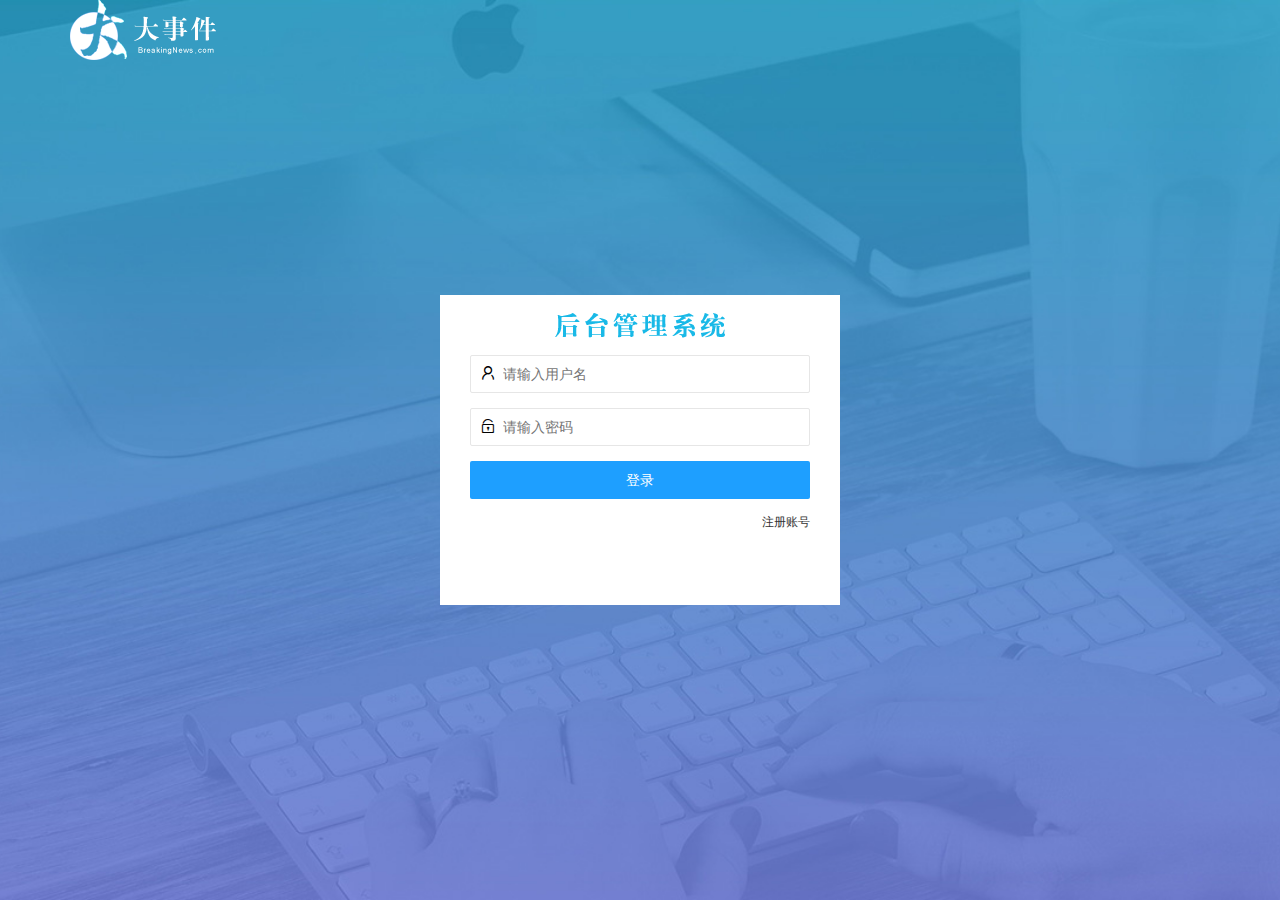
<file: login.html>
<!DOCTYPE html>
<html lang="en">

<head>
    <meta charset="UTF-8">
    <meta http-equiv="X-UA-Compatible" content="IE=edge">
    <meta name="viewport" content="width=device-width, initial-scale=1.0">
    <title>大事件-登录/注册</title>
    <!-- 导入leyui样式文件 -->
    <link rel="stylesheet" href="./assets/lib/layui/css/layui.css">
    <!-- 导入登录页面的样式文件 -->
    <link rel="stylesheet" href="./assets/css/login.css">

</head>

<body>
    <!-- 头部的login区域 -->
    <div class="layui-main">
        <img src="./assets/images/logo.png" alt="">
    </div>

    <!-- 登录注册区域 -->
    <div class="loginAndRegBox">
        <div class="title-box"></div>

        <!-- 登录区域 -->
        <div class="login">
            <!-- 表单区域 -->
            <form class="layui-form" action="" id="form_login">
                <!-- 用户名 -->
                <div class="layui-form-item">
                    <i class="layui-icon layui-icon-username"></i>
                    <input type="text" name="username" required lay-verify="required" placeholder="请输入用户名" autocomplete="off" class="layui-input">
                </div>
                <!-- 密码 -->
                <div class="layui-form-item">
                    <i class="layui-icon layui-icon-password
                    "></i>
                    <input type="password" name="password" required lay-verify="required|pwd" placeholder="请输入密码" autocomplete="off" class="layui-input">
                </div>
                <!-- 登录按钮 -->
                <div class="layui-form-item">
                    <button class="layui-btn layui-btn-fluid layui-btn-normal" lay-submit>登录</button>
                </div>
                <div class="layui-form-item links">
                    <a href="javascript:;" id="link_reg">注册账号</a>
                </div>
            </form>
        </div>

        <!-- 注册区域 -->
        <div class="registry">
            <!-- 表单区域 -->
            <form class="layui-form" action="" id="form_reg">
                <!-- 用户名 -->
                <div class="layui-form-item">
                    <i class="layui-icon layui-icon-username"></i>
                    <input type="text" name="username" required lay-verify="required" placeholder="请输入用户名" autocomplete="off" class="layui-input">
                </div>
                <!-- 密码 -->
                <div class="layui-form-item">
                    <i class="layui-icon layui-icon-password
                    "></i>
                    <input type="password" name="password" required lay-verify="required|pwd" placeholder="请输入密码" autocomplete="off" class="layui-input">
                </div>
                <!-- 确认密码 -->
                <div class="layui-form-item">
                    <i class="layui-icon layui-icon-password
                    "></i>
                    <input type="password" name="repassword" required lay-verify="required|pwd|repwd" placeholder="请确认密码" autocomplete="off" class="layui-input">
                </div>
                <!-- 注册按钮 -->
                <div class="layui-form-item">
                    <button class="layui-btn layui-btn-fluid layui-btn-normal" lay-submit>注册</button>
                </div>
                <div class="layui-form-item links">
                    <a href="javascript:;" id="link_login">去登录</a>
                </div>
            </form>
        </div>
    </div>


    <!-- 导入layui脚本文件 -->
    <script src="./assets/lib/layui/layui.all.js"></script>
    <!-- 导入jQuery脚本 -->
    <script src="./assets/lib/jquery.js"></script>
    <!-- 导入拼接接口地址的js脚本 -->
    <script src="./assets/js/baseapi.js"></script>
    <!-- 导入login页面的js脚本 -->
    <script src="./assets/js/login.js"></script>
</body>

</html>
</file>
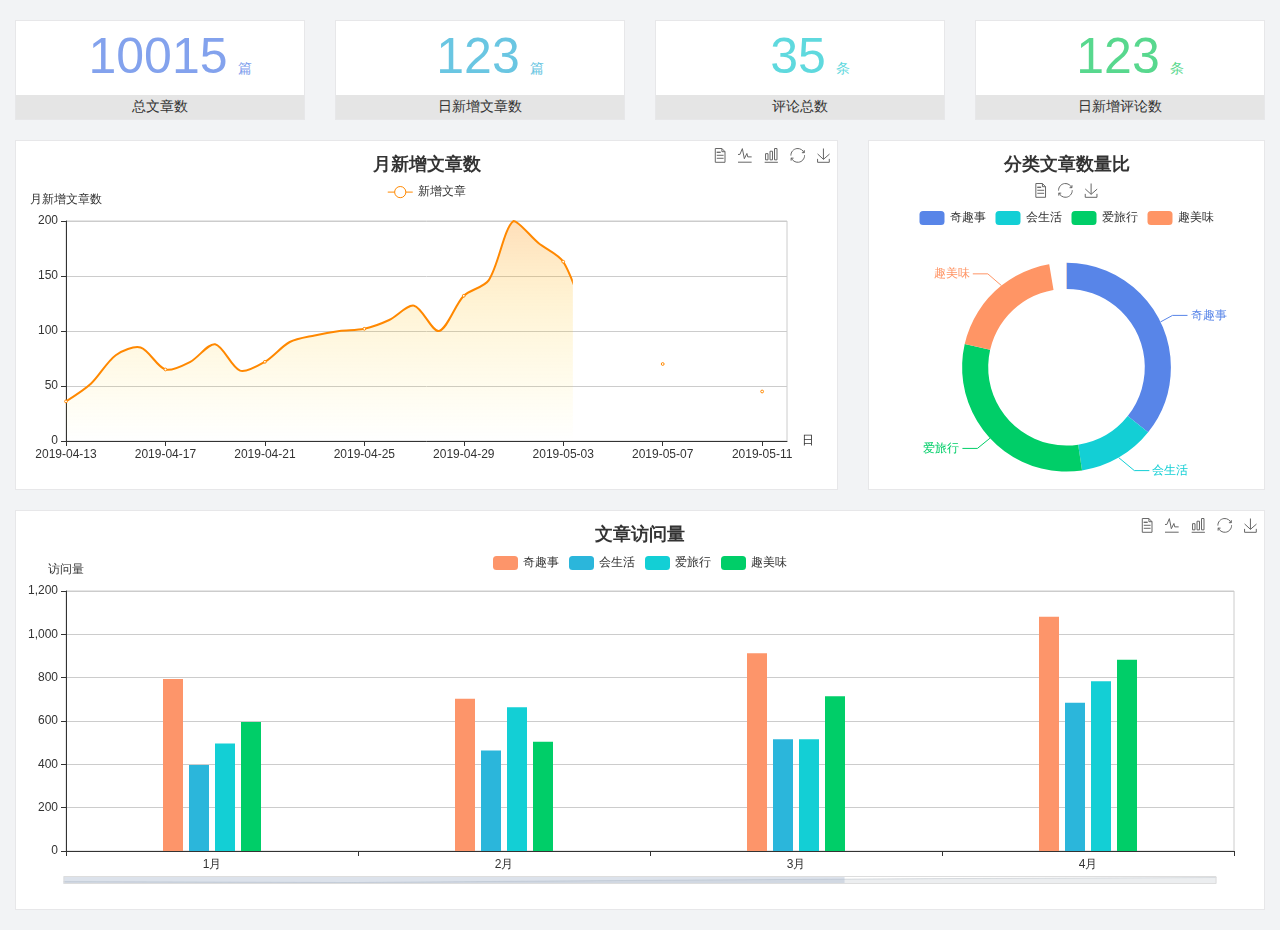
<file: home/dashboard.html>
<!DOCTYPE html>
<html lang="en">

<head>
  <meta charset="UTF-8">
  <meta name="viewport" content="width=device-width, initial-scale=1.0">
  <meta http-equiv="X-UA-Compatible" content="ie=edge">
  <title>图表统计</title>
  <link rel="stylesheet" href="../../assets/lib/bootstrap.css" />
  <link rel="stylesheet" href="../../assets/lib/main.css" />
  <script src="../../assets/lib/jquery.js"></script>
  <script type="text/javascript" src="../../assets/lib/echarts.min.js"></script>
</head>

<body>
  <div class="container-fluid">
    <div class="row spannel_list">
      <div class="col-sm-3 col-xs-6">
        <div class="spannel">
          <em>10015</em><span>篇</span>
          <b>总文章数</b>
        </div>
      </div>
      <div class="col-sm-3 col-xs-6">
        <div class="spannel scolor01">
          <em>123</em><span>篇</span>
          <b>日新增文章数</b>
        </div>
      </div>
      <div class="col-sm-3 col-xs-6">
        <div class="spannel scolor02">
          <em>35</em><span>条</span>
          <b>评论总数</b>
        </div>
      </div>
      <div class="col-sm-3 col-xs-6">
        <div class="spannel scolor03">
          <em>123</em><span>条</span>
          <b>日新增评论数</b>
        </div>
      </div>
    </div>
  </div>

  <div class="container-fluid">
    <div class="row curve-pie">
      <div class="col-lg-8 col-md-8">
        <div class="gragh_pannel" id="curve_show"></div>
      </div>
      <div class="col-lg-4 col-md-4">
        <div class="gragh_pannel" id="pie_show"></div>
      </div>
    </div>
  </div>

  <div class="container-fluid">
    <div class="column_pannel" id="column_show"></div>
  </div>

  <script>
    var oChart = echarts.init(document.getElementById('curve_show'));
    var aList_all = [
      { 'count': 36, 'date': '2019-04-13' },
      { 'count': 52, 'date': '2019-04-14' },
      { 'count': 78, 'date': '2019-04-15' },
      { 'count': 85, 'date': '2019-04-16' },
      { 'count': 65, 'date': '2019-04-17' },
      { 'count': 72, 'date': '2019-04-18' },
      { 'count': 88, 'date': '2019-04-19' },
      { 'count': 64, 'date': '2019-04-20' },
      { 'count': 72, 'date': '2019-04-21' },
      { 'count': 90, 'date': '2019-04-22' },
      { 'count': 96, 'date': '2019-04-23' },
      { 'count': 100, 'date': '2019-04-24' },
      { 'count': 102, 'date': '2019-04-25' },
      { 'count': 110, 'date': '2019-04-26' },
      { 'count': 123, 'date': '2019-04-27' },
      { 'count': 100, 'date': '2019-04-28' },
      { 'count': 132, 'date': '2019-04-29' },
      { 'count': 146, 'date': '2019-04-30' },
      { 'count': 200, 'date': '2019-05-01' },
      { 'count': 180, 'date': '2019-05-02' },
      { 'count': 163, 'date': '2019-05-03' },
      { 'count': 110, 'date': '2019-05-04' },
      { 'count': 80, 'date': '2019-05-05' },
      { 'count': 82, 'date': '2019-05-06' },
      { 'count': 70, 'date': '2019-05-07' },
      { 'count': 65, 'date': '2019-05-08' },
      { 'count': 54, 'date': '2019-05-09' },
      { 'count': 40, 'date': '2019-05-10' },
      { 'count': 45, 'date': '2019-05-11' },
      { 'count': 38, 'date': '2019-05-12' },
    ];

    let aCount = [];
    let aDate = [];

    for (var i = 0; i < aList_all.length; i++) {
      aCount.push(aList_all[i].count);
      aDate.push(aList_all[i].date);
    }

    var chartopt = {
      title: {
        text: '月新增文章数',
        left: 'center',
        top: '10'
      },
      tooltip: {
        trigger: 'axis'
      },
      legend: {
        data: ['新增文章'],
        top: '40'
      },
      toolbox: {
        show: true,
        feature: {
          mark: { show: true },
          dataView: { show: true, readOnly: false },
          magicType: { show: true, type: ['line', 'bar'] },
          restore: { show: true },
          saveAsImage: { show: true }
        }
      },
      calculable: true,
      xAxis: [
        {
          name: '日',
          type: 'category',
          boundaryGap: false,
          data: aDate
        }
      ],
      yAxis: [
        {
          name: '月新增文章数',
          type: 'value'
        }
      ],
      series: [
        {
          name: '新增文章',
          type: 'line',
          smooth: true,
          itemStyle: { normal: { areaStyle: { type: 'default' }, color: '#f80' }, lineStyle: { color: '#f80' } },
          data: aCount
        }],
      areaStyle: {
        normal: {
          color: new echarts.graphic.LinearGradient(0, 0, 0, 1, [{
            offset: 0,
            color: 'rgba(255,136,0,0.39)'
          }, {
            offset: .34,
            color: 'rgba(255,180,0,0.25)'
          }, {
            offset: 1,
            color: 'rgba(255,222,0,0.00)'
          }])

        }
      },
      grid: {
        show: true,
        x: 50,
        x2: 50,
        y: 80,
        height: 220
      }
    };

    oChart.setOption(chartopt);


    var oPie = echarts.init(document.getElementById('pie_show'));
    var oPieopt =
    {
      title: {
        top: 10,
        text: '分类文章数量比',
        x: 'center'
      },
      tooltip: {
        trigger: 'item',
        formatter: "{a} <br/>{b} : {c} ({d}%)"
      },
      color: ['#5885e8', '#13cfd5', '#00ce68', '#ff9565'],
      legend: {
        x: 'center',
        top: 65,
        data: ['奇趣事', '会生活', '爱旅行', '趣美味']
      },
      toolbox: {
        show: true,
        x: 'center',
        top: 35,
        feature: {
          mark: { show: true },
          dataView: { show: true, readOnly: false },
          magicType: {
            show: true,
            type: ['pie', 'funnel'],
            option: {
              funnel: {
                x: '25%',
                width: '50%',
                funnelAlign: 'left',
                max: 1548
              }
            }
          },
          restore: { show: true },
          saveAsImage: { show: true }
        }
      },
      calculable: true,
      series: [
        {
          name: '访问来源',
          type: 'pie',
          radius: ['45%', '60%'],
          center: ['50%', '65%'],
          data: [
            { value: 300, name: '奇趣事' },
            { value: 100, name: '会生活' },
            { value: 260, name: '爱旅行' },
            { value: 180, name: '趣美味' }
          ]
        }
      ]
    };
    oPie.setOption(oPieopt);



    var oColumn = this.echarts.init(document.getElementById('column_show'));
    var oColumnopt =
    {
      title: {
        text: '文章访问量',
        left: 'center',
        top: '10'
      },
      tooltip: {
        trigger: 'axis'
      },
      legend: {
        data: ['奇趣事', '会生活', '爱旅行', '趣美味'],
        top: '40'
      },
      toolbox: {
        show: true,
        feature: {
          mark: { show: true },
          dataView: { show: true, readOnly: false },
          magicType: { show: true, type: ['line', 'bar'] },
          restore: { show: true },
          saveAsImage: { show: true }
        }
      },
      calculable: true,
      xAxis: [
        {
          type: 'category',
          data: ['1月', '2月', '3月', '4月', '5月']
        }
      ],
      yAxis: [
        {
          name: '访问量',
          type: 'value'
        }
      ],
      series: [
        {
          name: '奇趣事',
          type: 'bar',
          barWidth: 20,
          itemStyle: {
            normal: { areaStyle: { type: 'default' }, color: '#fd956a' }
          },
          data: [800, 708, 920, 1090, 1200]
        },
        {
          name: '会生活',
          type: 'bar',
          barWidth: 20,
          itemStyle: {
            normal: { areaStyle: { type: 'default' }, color: '#2bb6db' }
          },
          data: [400, 468, 520, 690, 800]
        },
        {
          name: '爱旅行',
          type: 'bar',
          barWidth: 20,
          itemStyle: {
            normal: { areaStyle: { type: 'default' }, color: '#13cfd5' }
          },
          data: [500, 668, 520, 790, 900]
        },
        {
          name: '趣美味',
          type: 'bar',
          barWidth: 20,
          itemStyle: {
            normal: { areaStyle: { type: 'default' }, color: '#00ce68' }
          },
          data: [600, 508, 720, 890, 1000]
        }
      ],
      grid: {
        show: true,
        x: 50,
        x2: 30,
        y: 80,
        height: 260
      },
      dataZoom: [//给x轴设置滚动条
        {
          start: 0,//默认为0
          end: 100 - 1000 / 31,//默认为100
          type: 'slider',
          show: true,
          xAxisIndex: [0],
          handleSize: 0,//滑动条的 左右2个滑动条的大小
          height: 8,//组件高度
          left: 45, //左边的距离
          right: 50,//右边的距离
          bottom: 26,//右边的距离
          handleColor: '#ddd',//h滑动图标的颜色
          handleStyle: {
            borderColor: "#cacaca",
            borderWidth: "1",
            shadowBlur: 2,
            background: "#ddd",
            shadowColor: "#ddd",
          }
        }]
    };
    oColumn.setOption(oColumnopt);
  </script>
</body>

</html>
</file>
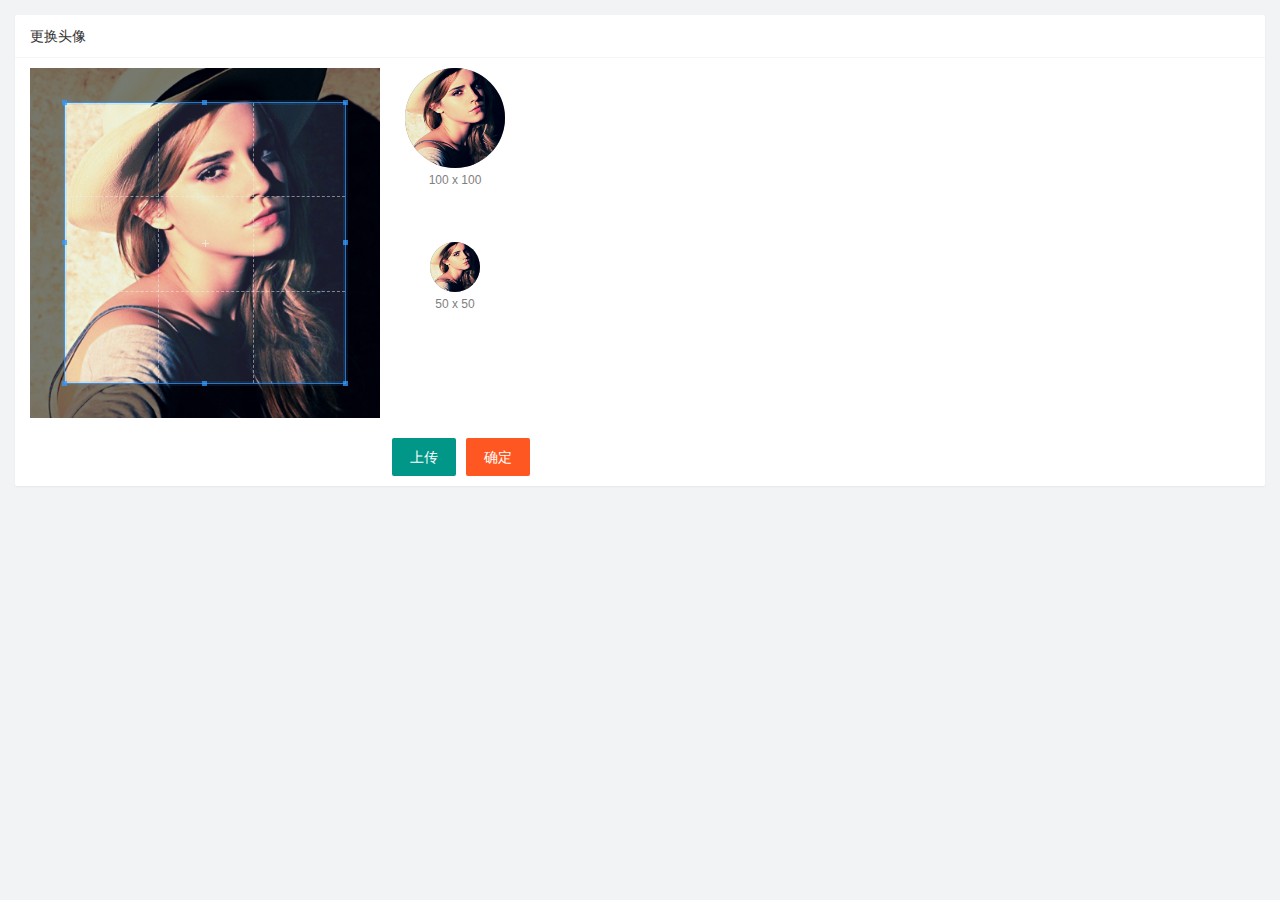
<file: user/user_avatar.html>
<!DOCTYPE html>
<html lang="en">
  <head>
    <meta charset="UTF-8" />
    <meta http-equiv="X-UA-Compatible" content="IE=edge" />
    <meta name="viewport" content="width=device-width, initial-scale=1.0" />
    <title>Document</title>
    <link rel="stylesheet" href="../assets/lib/layui/css/layui.css" />
    <link rel="stylesheet" href="../assets/lib/cropper/cropper.css" />
    <link rel="stylesheet" href="../assets/css/user/user_avatar.css" />
  </head>
  <body>
    <div class="layui-card">
      <div class="layui-card-header">更换头像</div>
      <div class="layui-card-body">
        <!-- 第一行的图片裁剪和预览区域 -->
        <div class="row1">
          <!-- 图片裁剪区域 -->
          <div class="cropper-box">
            <!-- 这个 img 标签很重要，将来会把它初始化为裁剪区域 -->
            <img id="image" src="/assets/images/sample.jpg" />
          </div>
          <!-- 图片的预览区域 -->
          <div class="preview-box">
            <div>
              <!-- 宽高为 100px 的预览区域 -->
              <div class="img-preview w100"></div>
              <p class="size">100 x 100</p>
            </div>
            <div>
              <!-- 宽高为 50px 的预览区域 -->
              <div class="img-preview w50"></div>
              <p class="size">50 x 50</p>
            </div>
          </div>
        </div>
        <!-- 第二行的按钮区域 -->
        <div class="row2">
          <!-- 通过accept属性，可以控制选择文件的类型 -->
          <input type="file" id="file" accept="image/png,image/jpeg" />
          <button type="button" class="layui-btn" id="btnChooseImage">
            上传
          </button>
          <button
            type="button"
            class="layui-btn layui-btn-danger"
            id="btnUpload"
          >
            确定
          </button>
        </div>
      </div>
    </div>

    <script src="../assets/lib/layui/layui.all.js"></script>
    <script src="../assets/lib/jquery.js"></script>
    <script src="../assets/js/baseapi.js"></script>
    <script src="../assets/lib/cropper/Cropper.js"></script>
    <script src="../assets/lib/cropper/jquery-cropper.js"></script>
    <script src="../assets/js/user/user_avatar.js"></script>
  </body>
</html>
</file>
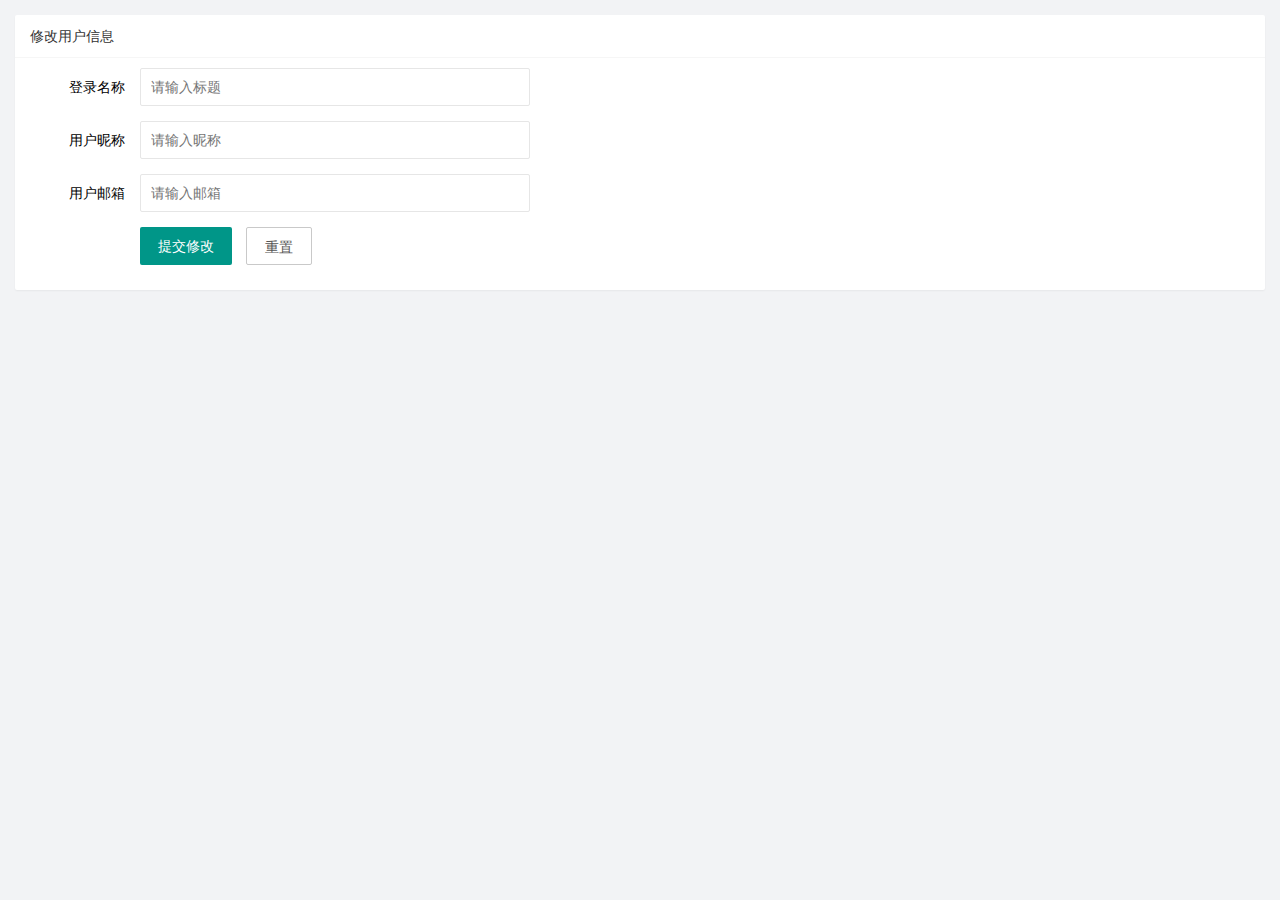
<file: user/user_info.html>
<!DOCTYPE html>
<html lang="en">
<head>
    <meta charset="UTF-8">
    <meta http-equiv="X-UA-Compatible" content="IE=edge">
    <meta name="viewport" content="width=device-width, initial-scale=1.0">
    <title>Document</title>
    <!-- 导入layui的样式文件 -->
    <link rel="stylesheet" href="../assets/lib/layui/css/layui.css">
    <!-- 导入该页面样式 -->
    <link rel="stylesheet" href="../assets/css/user/user_info.css">
</head>
<body>
    <!-- 卡片面板区域 -->
    <div class="layui-card">
        <!-- 隐藏域，在页面中不可见，用来存储id值 -->
        <input type="hidden" name="id" />
        <div class="layui-card-header">修改用户信息</div>
        <div class="layui-card-body">
          <!-- 表单区域 -->
          <form class="layui-form" lay-filter="formUserInfo">
            <div class="layui-form-item">
              <label class="layui-form-label">登录名称</label>
              <div class="layui-input-block">
                <input type="text" name="username" required  lay-verify="required" placeholder="请输入标题" autocomplete="off" class="layui-input" readonly>
              </div>
            </div>
            <div class="layui-form-item">
                <label class="layui-form-label">用户昵称</label>
                <div class="layui-input-block">
                  <input type="text" name="nickname" required  lay-verify="required|nickname" placeholder="请输入昵称" autocomplete="off" class="layui-input">
                </div>
            </div>
            <div class="layui-form-item">
                <label class="layui-form-label">用户邮箱</label>
                <div class="layui-input-block">
                  <input type="text" name="email" required  lay-verify="required|email" placeholder="请输入邮箱" autocomplete="off" class="layui-input">
                </div>
            </div>
            <div class="layui-form-item">
                <div class="layui-input-block">
                  <button class="layui-btn" lay-submit lay-filter="formDemo">提交修改</button>
                  <button type="reset" class="layui-btn layui-btn-primary" id="btnReset">重置</button>
                </div>
            </div>
          </form>
        </div>
      </div>

      <!-- 导入layui的 js -->
      <script src="../assets/lib/layui/layui.all.js"></script>
      <!-- 导入 jquery -->
      <script src="../assets/lib/jquery.js"></script>
      <!-- 导入baseapi的 js -->
      <script src="../assets/js/baseapi.js"></script>
      <!-- 导入页面自己的 js -->
      <script src="../assets/js/user/user_info.js"></script>
</body>
</html>
</file>
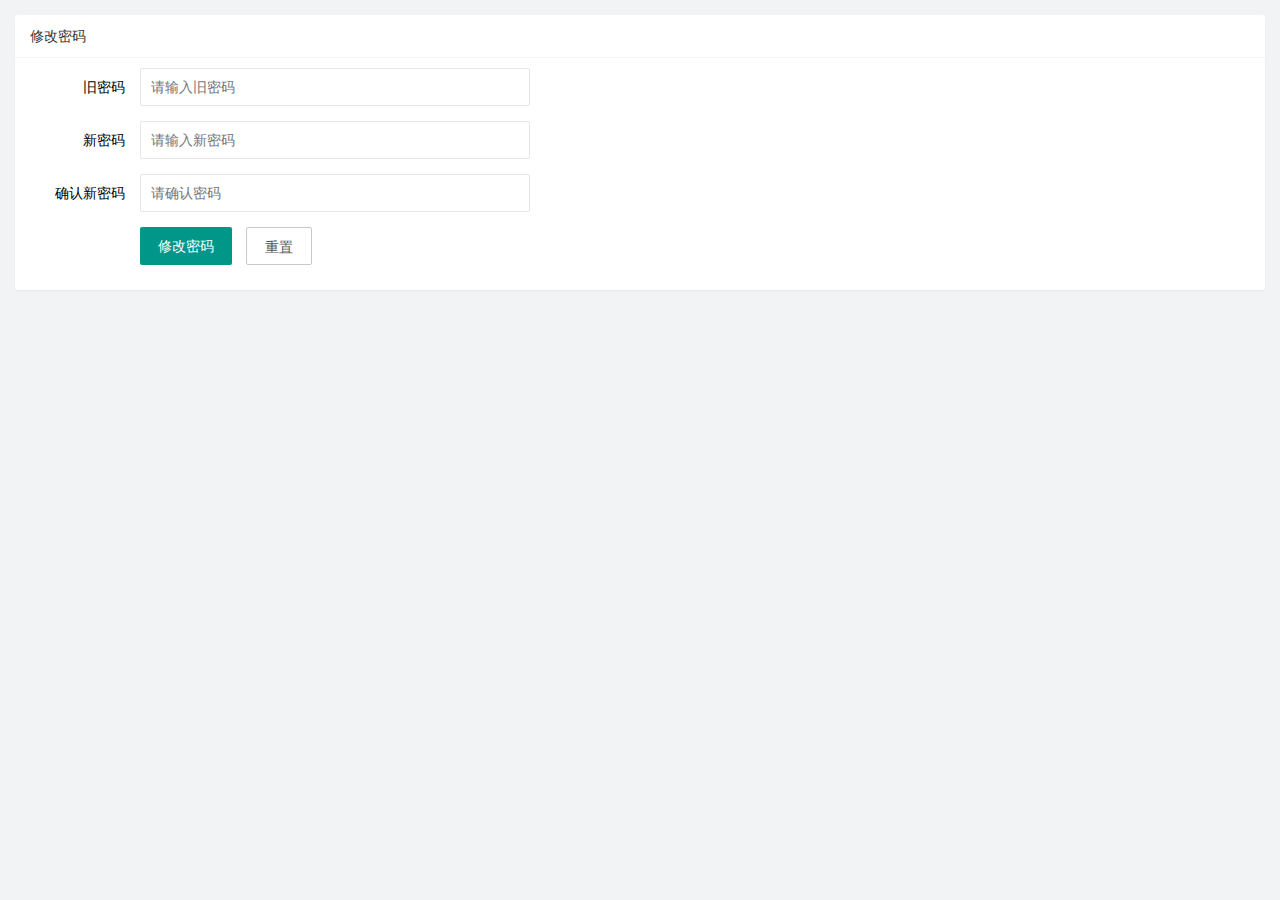
<file: user/user_pwd.html>
<!DOCTYPE html>
<html lang="en">
<head>
    <meta charset="UTF-8">
    <meta http-equiv="X-UA-Compatible" content="IE=edge">
    <meta name="viewport" content="width=device-width, initial-scale=1.0">
    <title>Document</title>
    <link rel="stylesheet" href="../assets/lib/layui/css/layui.css">
    <link rel="stylesheet" href="../assets/css/user/user_pwd.css">
</head>
<body>
    <!-- 卡片视图区域 -->
    <div class="layui-card">
        <div class="layui-card-header">修改密码</div>
        <div class="layui-card-body">
          <!-- 表单区域 -->
          <form class="layui-form" lay-filter="formUserInfo">
            <div class="layui-form-item">
              <label class="layui-form-label">旧密码</label>
              <div class="layui-input-block">
                <input type="password" name="oldPwd" required  lay-verify="required|pwd" placeholder="请输入旧密码" autocomplete="off" class="layui-input" >
              </div>
            </div>
            <div class="layui-form-item">
                <label class="layui-form-label">新密码</label>
                <div class="layui-input-block">
                  <input type="password" name="newPwd" required  lay-verify="required|pwd|newPwd" placeholder="请输入新密码" autocomplete="off" class="layui-input">
                </div>
            </div>
            <div class="layui-form-item">
                <label class="layui-form-label">确认新密码</label>
                <div class="layui-input-block">
                  <input type="password" name="rePwd" required  lay-verify="required|pwd|rePwd" placeholder="请确认密码" autocomplete="off" class="layui-input">
                </div>
            </div>
            <div class="layui-form-item">
                <div class="layui-input-block">
                  <button class="layui-btn" lay-submit lay-filter="formDemo">修改密码</button>
                  <button type="reset" class="layui-btn layui-btn-primary" id="btnReset">重置</button>
                </div>
            </div>
          </form>
        </div>
      </div>

      <!-- 导入layui的 js -->
      <script src="../assets/lib/layui/layui.all.js"></script>
      <!-- 导入jQuery -->
      <script src="../assets/lib/jquery.js"></script>
      <!-- 导入 baseapi 的js -->
      <script src="../assets/js/baseapi.js"></script>
      <!-- 导入自己的js -->
      <script src="../assets/js/user/user_pwd.js"></script>
</body>
</html>
</file>
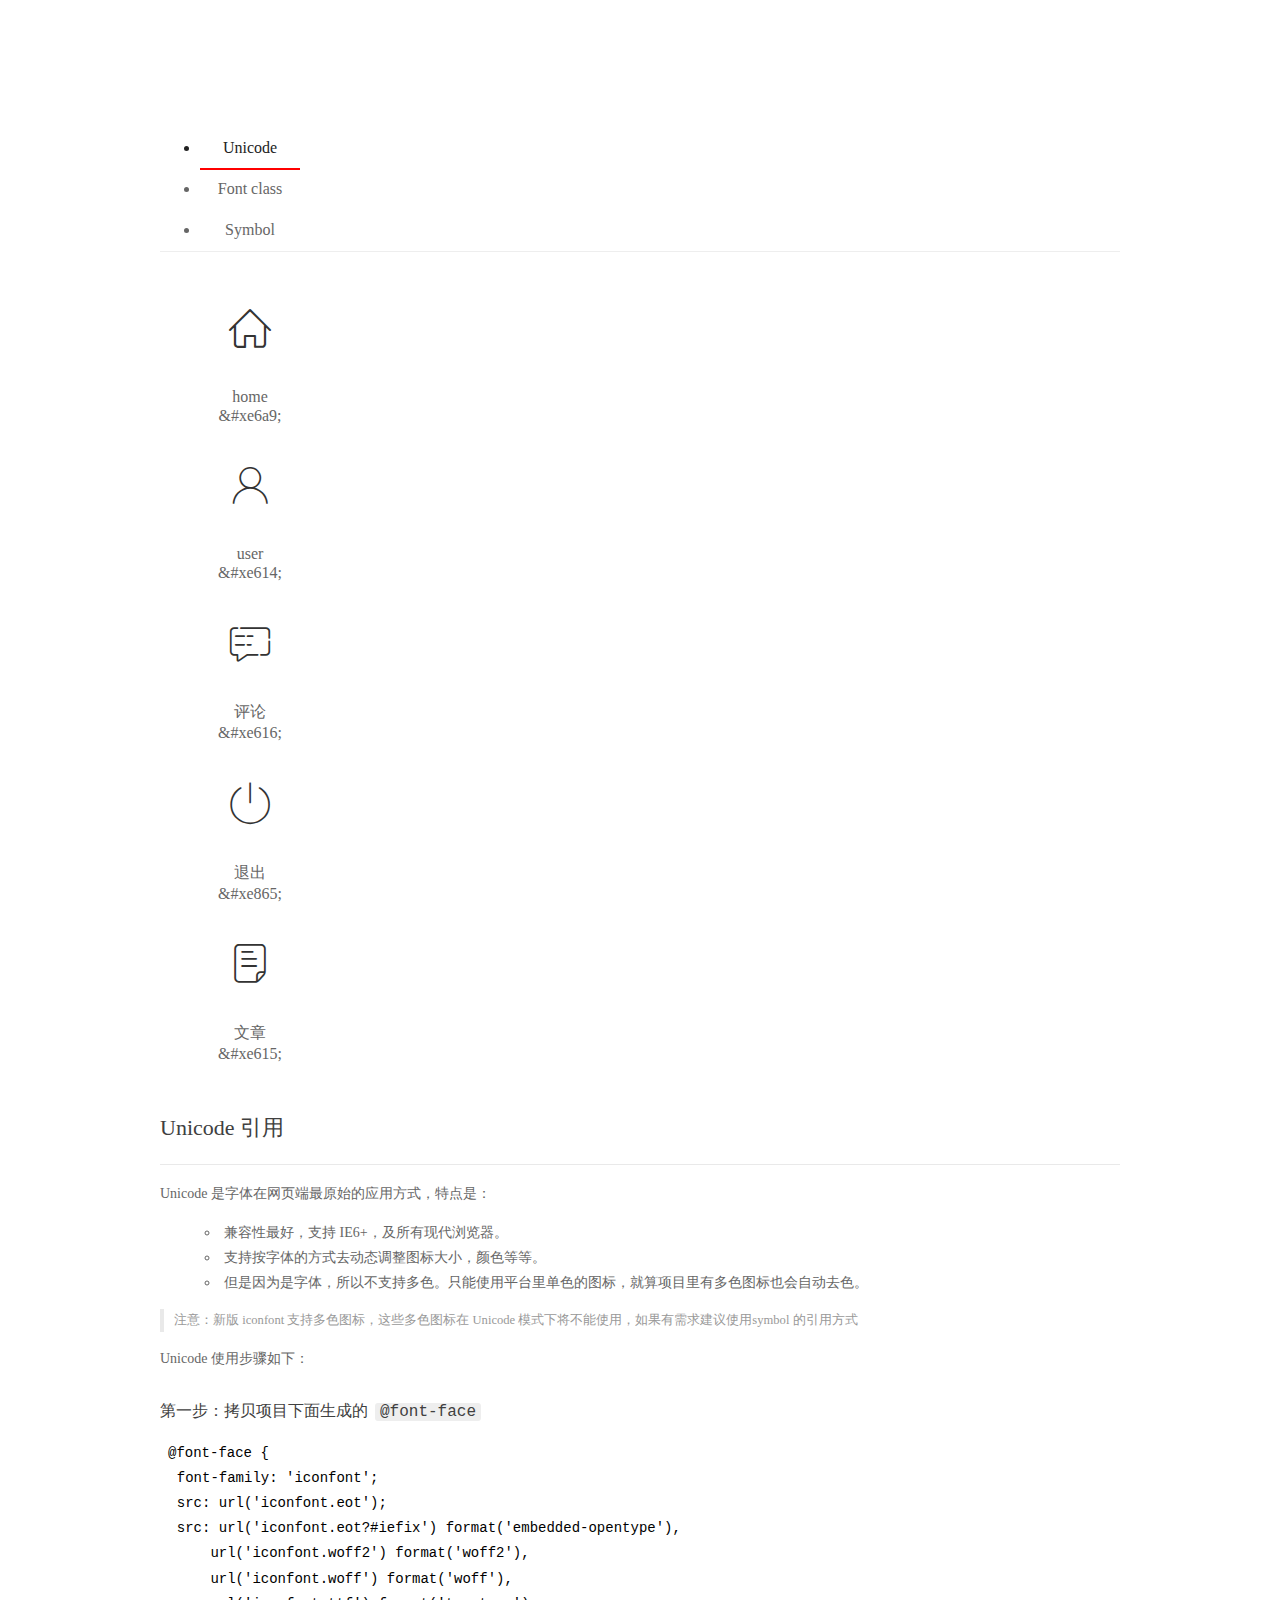
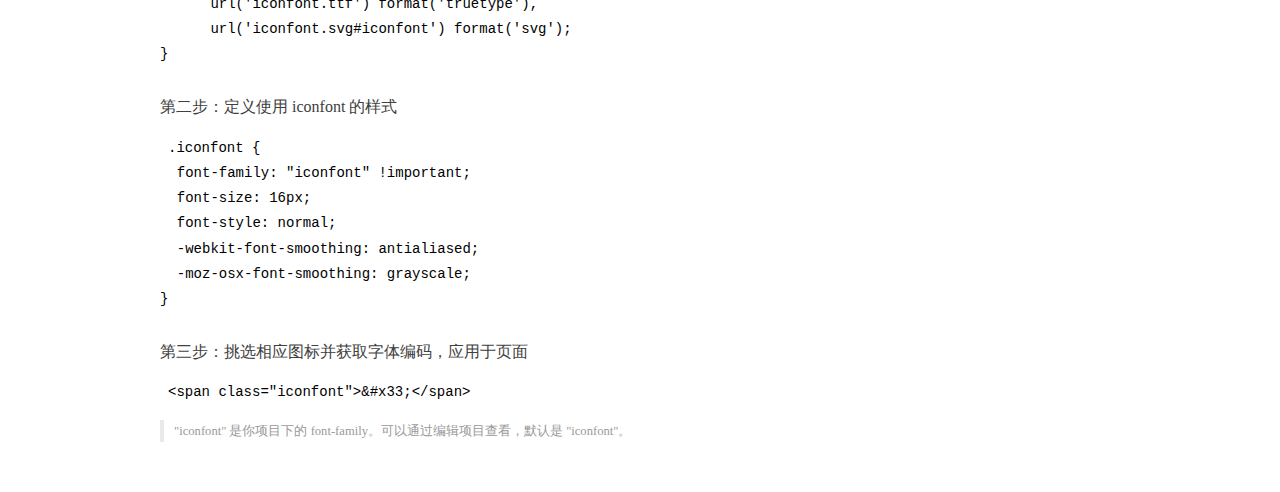
<file: assets/fonts/demo_index.html>
<!DOCTYPE html>
<html>
<head>
  <meta charset="utf-8"/>
  <title>IconFont Demo</title>
  <link rel="shortcut icon" href="https://gtms04.alicdn.com/tps/i4/TB1_oz6GVXXXXaFXpXXJDFnIXXX-64-64.ico" type="image/x-icon"/>
  <link rel="stylesheet" href="https://g.alicdn.com/thx/cube/1.3.2/cube.min.css">
  <link rel="stylesheet" href="demo.css">
  <link rel="stylesheet" href="iconfont.css">
  <script src="iconfont.js"></script>
  <!-- jQuery -->
  <script src="https://a1.alicdn.com/oss/uploads/2018/12/26/7bfddb60-08e8-11e9-9b04-53e73bb6408b.js"></script>
  <!-- 代码高亮 -->
  <script src="https://a1.alicdn.com/oss/uploads/2018/12/26/a3f714d0-08e6-11e9-8a15-ebf944d7534c.js"></script>
</head>
<body>
  <div class="main">
    <h1 class="logo"><a href="https://www.iconfont.cn/" title="iconfont 首页" target="_blank">&#xe86b;</a></h1>
    <div class="nav-tabs">
      <ul id="tabs" class="dib-box">
        <li class="dib active"><span>Unicode</span></li>
        <li class="dib"><span>Font class</span></li>
        <li class="dib"><span>Symbol</span></li>
      </ul>
      
    </div>
    <div class="tab-container">
      <div class="content unicode" style="display: block;">
          <ul class="icon_lists dib-box">
          
            <li class="dib">
              <span class="icon iconfont">&#xe6a9;</span>
                <div class="name">home</div>
                <div class="code-name">&amp;#xe6a9;</div>
              </li>
          
            <li class="dib">
              <span class="icon iconfont">&#xe614;</span>
                <div class="name">user</div>
                <div class="code-name">&amp;#xe614;</div>
              </li>
          
            <li class="dib">
              <span class="icon iconfont">&#xe616;</span>
                <div class="name">评论</div>
                <div class="code-name">&amp;#xe616;</div>
              </li>
          
            <li class="dib">
              <span class="icon iconfont">&#xe865;</span>
                <div class="name">退出</div>
                <div class="code-name">&amp;#xe865;</div>
              </li>
          
            <li class="dib">
              <span class="icon iconfont">&#xe615;</span>
                <div class="name">文章</div>
                <div class="code-name">&amp;#xe615;</div>
              </li>
          
          </ul>
          <div class="article markdown">
          <h2 id="unicode-">Unicode 引用</h2>
          <hr>

          <p>Unicode 是字体在网页端最原始的应用方式，特点是：</p>
          <ul>
            <li>兼容性最好，支持 IE6+，及所有现代浏览器。</li>
            <li>支持按字体的方式去动态调整图标大小，颜色等等。</li>
            <li>但是因为是字体，所以不支持多色。只能使用平台里单色的图标，就算项目里有多色图标也会自动去色。</li>
          </ul>
          <blockquote>
            <p>注意：新版 iconfont 支持多色图标，这些多色图标在 Unicode 模式下将不能使用，如果有需求建议使用symbol 的引用方式</p>
          </blockquote>
          <p>Unicode 使用步骤如下：</p>
          <h3 id="-font-face">第一步：拷贝项目下面生成的 <code>@font-face</code></h3>
<pre><code class="language-css"
>@font-face {
  font-family: 'iconfont';
  src: url('iconfont.eot');
  src: url('iconfont.eot?#iefix') format('embedded-opentype'),
      url('iconfont.woff2') format('woff2'),
      url('iconfont.woff') format('woff'),
      url('iconfont.ttf') format('truetype'),
      url('iconfont.svg#iconfont') format('svg');
}
</code></pre>
          <h3 id="-iconfont-">第二步：定义使用 iconfont 的样式</h3>
<pre><code class="language-css"
>.iconfont {
  font-family: "iconfont" !important;
  font-size: 16px;
  font-style: normal;
  -webkit-font-smoothing: antialiased;
  -moz-osx-font-smoothing: grayscale;
}
</code></pre>
          <h3 id="-">第三步：挑选相应图标并获取字体编码，应用于页面</h3>
<pre>
<code class="language-html"
>&lt;span class="iconfont"&gt;&amp;#x33;&lt;/span&gt;
</code></pre>
          <blockquote>
            <p>"iconfont" 是你项目下的 font-family。可以通过编辑项目查看，默认是 "iconfont"。</p>
          </blockquote>
          </div>
      </div>
      <div class="content font-class">
        <ul class="icon_lists dib-box">
          
          <li class="dib">
            <span class="icon iconfont icon-home"></span>
            <div class="name">
              home
            </div>
            <div class="code-name">.icon-home
            </div>
          </li>
          
          <li class="dib">
            <span class="icon iconfont icon-user"></span>
            <div class="name">
              user
            </div>
            <div class="code-name">.icon-user
            </div>
          </li>
          
          <li class="dib">
            <span class="icon iconfont icon-pinglun"></span>
            <div class="name">
              评论
            </div>
            <div class="code-name">.icon-pinglun
            </div>
          </li>
          
          <li class="dib">
            <span class="icon iconfont icon-tuichu"></span>
            <div class="name">
              退出
            </div>
            <div class="code-name">.icon-tuichu
            </div>
          </li>
          
          <li class="dib">
            <span class="icon iconfont icon-16"></span>
            <div class="name">
              文章
            </div>
            <div class="code-name">.icon-16
            </div>
          </li>
          
        </ul>
        <div class="article markdown">
        <h2 id="font-class-">font-class 引用</h2>
        <hr>

        <p>font-class 是 Unicode 使用方式的一种变种，主要是解决 Unicode 书写不直观，语意不明确的问题。</p>
        <p>与 Unicode 使用方式相比，具有如下特点：</p>
        <ul>
          <li>兼容性良好，支持 IE8+，及所有现代浏览器。</li>
          <li>相比于 Unicode 语意明确，书写更直观。可以很容易分辨这个 icon 是什么。</li>
          <li>因为使用 class 来定义图标，所以当要替换图标时，只需要修改 class 里面的 Unicode 引用。</li>
          <li>不过因为本质上还是使用的字体，所以多色图标还是不支持的。</li>
        </ul>
        <p>使用步骤如下：</p>
        <h3 id="-fontclass-">第一步：引入项目下面生成的 fontclass 代码：</h3>
<pre><code class="language-html">&lt;link rel="stylesheet" href="./iconfont.css"&gt;
</code></pre>
        <h3 id="-">第二步：挑选相应图标并获取类名，应用于页面：</h3>
<pre><code class="language-html">&lt;span class="iconfont icon-xxx"&gt;&lt;/span&gt;
</code></pre>
        <blockquote>
          <p>"
            iconfont" 是你项目下的 font-family。可以通过编辑项目查看，默认是 "iconfont"。</p>
        </blockquote>
      </div>
      </div>
      <div class="content symbol">
          <ul class="icon_lists dib-box">
          
            <li class="dib">
                <svg class="icon svg-icon" aria-hidden="true">
                  <use xlink:href="#icon-home"></use>
                </svg>
                <div class="name">home</div>
                <div class="code-name">#icon-home</div>
            </li>
          
            <li class="dib">
                <svg class="icon svg-icon" aria-hidden="true">
                  <use xlink:href="#icon-user"></use>
                </svg>
                <div class="name">user</div>
                <div class="code-name">#icon-user</div>
            </li>
          
            <li class="dib">
                <svg class="icon svg-icon" aria-hidden="true">
                  <use xlink:href="#icon-pinglun"></use>
                </svg>
                <div class="name">评论</div>
                <div class="code-name">#icon-pinglun</div>
            </li>
          
            <li class="dib">
                <svg class="icon svg-icon" aria-hidden="true">
                  <use xlink:href="#icon-tuichu"></use>
                </svg>
                <div class="name">退出</div>
                <div class="code-name">#icon-tuichu</div>
            </li>
          
            <li class="dib">
                <svg class="icon svg-icon" aria-hidden="true">
                  <use xlink:href="#icon-16"></use>
                </svg>
                <div class="name">文章</div>
                <div class="code-name">#icon-16</div>
            </li>
          
          </ul>
          <div class="article markdown">
          <h2 id="symbol-">Symbol 引用</h2>
          <hr>

          <p>这是一种全新的使用方式，应该说这才是未来的主流，也是平台目前推荐的用法。相关介绍可以参考这篇<a href="">文章</a>
            这种用法其实是做了一个 SVG 的集合，与另外两种相比具有如下特点：</p>
          <ul>
            <li>支持多色图标了，不再受单色限制。</li>
            <li>通过一些技巧，支持像字体那样，通过 <code>font-size</code>, <code>color</code> 来调整样式。</li>
            <li>兼容性较差，支持 IE9+，及现代浏览器。</li>
            <li>浏览器渲染 SVG 的性能一般，还不如 png。</li>
          </ul>
          <p>使用步骤如下：</p>
          <h3 id="-symbol-">第一步：引入项目下面生成的 symbol 代码：</h3>
<pre><code class="language-html">&lt;script src="./iconfont.js"&gt;&lt;/script&gt;
</code></pre>
          <h3 id="-css-">第二步：加入通用 CSS 代码（引入一次就行）：</h3>
<pre><code class="language-html">&lt;style&gt;
.icon {
  width: 1em;
  height: 1em;
  vertical-align: -0.15em;
  fill: currentColor;
  overflow: hidden;
}
&lt;/style&gt;
</code></pre>
          <h3 id="-">第三步：挑选相应图标并获取类名，应用于页面：</h3>
<pre><code class="language-html">&lt;svg class="icon" aria-hidden="true"&gt;
  &lt;use xlink:href="#icon-xxx"&gt;&lt;/use&gt;
&lt;/svg&gt;
</code></pre>
          </div>
      </div>

    </div>
  </div>
  <script>
  $(document).ready(function () {
      $('.tab-container .content:first').show()

      $('#tabs li').click(function (e) {
        var tabContent = $('.tab-container .content')
        var index = $(this).index()

        if ($(this).hasClass('active')) {
          return
        } else {
          $('#tabs li').removeClass('active')
          $(this).addClass('active')

          tabContent.hide().eq(index).fadeIn()
        }
      })
    })
  </script>
</body>
</html>
</file>
<file: assets/lib/layui/css/layui.css>
/** layui-v2.5.5 MIT License By https://www.layui.com */
 .layui-inline,img{display:inline-block;vertical-align:middle}h1,h2,h3,h4,h5,h6{font-weight:400}.layui-edge,.layui-header,.layui-inline,.layui-main{position:relative}.layui-body,.layui-edge,.layui-elip{overflow:hidden}.layui-btn,.layui-edge,.layui-inline,img{vertical-align:middle}.layui-btn,.layui-disabled,.layui-icon,.layui-unselect{-moz-user-select:none;-webkit-user-select:none;-ms-user-select:none}.layui-elip,.layui-form-checkbox span,.layui-form-pane .layui-form-label{text-overflow:ellipsis;white-space:nowrap}.layui-breadcrumb,.layui-tree-btnGroup{visibility:hidden}blockquote,body,button,dd,div,dl,dt,form,h1,h2,h3,h4,h5,h6,input,li,ol,p,pre,td,textarea,th,ul{margin:0;padding:0;-webkit-tap-highlight-color:rgba(0,0,0,0)}a:active,a:hover{outline:0}img{border:none}li{list-style:none}table{border-collapse:collapse;border-spacing:0}h4,h5,h6{font-size:100%}button,input,optgroup,option,select,textarea{font-family:inherit;font-size:inherit;font-style:inherit;font-weight:inherit;outline:0}pre{white-space:pre-wrap;white-space:-moz-pre-wrap;white-space:-pre-wrap;white-space:-o-pre-wrap;word-wrap:break-word}body{line-height:24px;font:14px Helvetica Neue,Helvetica,PingFang SC,Tahoma,Arial,sans-serif}hr{height:1px;margin:10px 0;border:0;clear:both}a{color:#333;text-decoration:none}a:hover{color:#777}a cite{font-style:normal;*cursor:pointer}.layui-border-box,.layui-border-box *{box-sizing:border-box}.layui-box,.layui-box *{box-sizing:content-box}.layui-clear{clear:both;*zoom:1}.layui-clear:after{content:'\20';clear:both;*zoom:1;display:block;height:0}.layui-inline{*display:inline;*zoom:1}.layui-edge{display:inline-block;width:0;height:0;border-width:6px;border-style:dashed;border-color:transparent}.layui-edge-top{top:-4px;border-bottom-color:#999;border-bottom-style:solid}.layui-edge-right{border-left-color:#999;border-left-style:solid}.layui-edge-bottom{top:2px;border-top-color:#999;border-top-style:solid}.layui-edge-left{border-right-color:#999;border-right-style:solid}.layui-disabled,.layui-disabled:hover{color:#d2d2d2!important;cursor:not-allowed!important}.layui-circle{border-radius:100%}.layui-show{display:block!important}.layui-hide{display:none!important}@font-face{font-family:layui-icon;src:url(../font/iconfont.eot?v=250);src:url(../font/iconfont.eot?v=250#iefix) format('embedded-opentype'),url(../font/iconfont.woff2?v=250) format('woff2'),url(../font/iconfont.woff?v=250) format('woff'),url(../font/iconfont.ttf?v=250) format('truetype'),url(../font/iconfont.svg?v=250#layui-icon) format('svg')}.layui-icon{font-family:layui-icon!important;font-size:16px;font-style:normal;-webkit-font-smoothing:antialiased;-moz-osx-font-smoothing:grayscale}.layui-icon-reply-fill:before{content:"\e611"}.layui-icon-set-fill:before{content:"\e614"}.layui-icon-menu-fill:before{content:"\e60f"}.layui-icon-search:before{content:"\e615"}.layui-icon-share:before{content:"\e641"}.layui-icon-set-sm:before{content:"\e620"}.layui-icon-engine:before{content:"\e628"}.layui-icon-close:before{content:"\1006"}.layui-icon-close-fill:before{content:"\1007"}.layui-icon-chart-screen:before{content:"\e629"}.layui-icon-star:before{content:"\e600"}.layui-icon-circle-dot:before{content:"\e617"}.layui-icon-chat:before{content:"\e606"}.layui-icon-release:before{content:"\e609"}.layui-icon-list:before{content:"\e60a"}.layui-icon-chart:before{content:"\e62c"}.layui-icon-ok-circle:before{content:"\1005"}.layui-icon-layim-theme:before{content:"\e61b"}.layui-icon-table:before{content:"\e62d"}.layui-icon-right:before{content:"\e602"}.layui-icon-left:before{content:"\e603"}.layui-icon-cart-simple:before{content:"\e698"}.layui-icon-face-cry:before{content:"\e69c"}.layui-icon-face-smile:before{content:"\e6af"}.layui-icon-survey:before{content:"\e6b2"}.layui-icon-tree:before{content:"\e62e"}.layui-icon-upload-circle:before{content:"\e62f"}.layui-icon-add-circle:before{content:"\e61f"}.layui-icon-download-circle:before{content:"\e601"}.layui-icon-templeate-1:before{content:"\e630"}.layui-icon-util:before{content:"\e631"}.layui-icon-face-surprised:before{content:"\e664"}.layui-icon-edit:before{content:"\e642"}.layui-icon-speaker:before{content:"\e645"}.layui-icon-down:before{content:"\e61a"}.layui-icon-file:before{content:"\e621"}.layui-icon-layouts:before{content:"\e632"}.layui-icon-rate-half:before{content:"\e6c9"}.layui-icon-add-circle-fine:before{content:"\e608"}.layui-icon-prev-circle:before{content:"\e633"}.layui-icon-read:before{content:"\e705"}.layui-icon-404:before{content:"\e61c"}.layui-icon-carousel:before{content:"\e634"}.layui-icon-help:before{content:"\e607"}.layui-icon-code-circle:before{content:"\e635"}.layui-icon-water:before{content:"\e636"}.layui-icon-username:before{content:"\e66f"}.layui-icon-find-fill:before{content:"\e670"}.layui-icon-about:before{content:"\e60b"}.layui-icon-location:before{content:"\e715"}.layui-icon-up:before{content:"\e619"}.layui-icon-pause:before{content:"\e651"}.layui-icon-date:before{content:"\e637"}.layui-icon-layim-uploadfile:before{content:"\e61d"}.layui-icon-delete:before{content:"\e640"}.layui-icon-play:before{content:"\e652"}.layui-icon-top:before{content:"\e604"}.layui-icon-friends:before{content:"\e612"}.layui-icon-refresh-3:before{content:"\e9aa"}.layui-icon-ok:before{content:"\e605"}.layui-icon-layer:before{content:"\e638"}.layui-icon-face-smile-fine:before{content:"\e60c"}.layui-icon-dollar:before{content:"\e659"}.layui-icon-group:before{content:"\e613"}.layui-icon-layim-download:before{content:"\e61e"}.layui-icon-picture-fine:before{content:"\e60d"}.layui-icon-link:before{content:"\e64c"}.layui-icon-diamond:before{content:"\e735"}.layui-icon-log:before{content:"\e60e"}.layui-icon-rate-solid:before{content:"\e67a"}.layui-icon-fonts-del:before{content:"\e64f"}.layui-icon-unlink:before{content:"\e64d"}.layui-icon-fonts-clear:before{content:"\e639"}.layui-icon-triangle-r:before{content:"\e623"}.layui-icon-circle:before{content:"\e63f"}.layui-icon-radio:before{content:"\e643"}.layui-icon-align-center:before{content:"\e647"}.layui-icon-align-right:before{content:"\e648"}.layui-icon-align-left:before{content:"\e649"}.layui-icon-loading-1:before{content:"\e63e"}.layui-icon-return:before{content:"\e65c"}.layui-icon-fonts-strong:before{content:"\e62b"}.layui-icon-upload:before{content:"\e67c"}.layui-icon-dialogue:before{content:"\e63a"}.layui-icon-video:before{content:"\e6ed"}.layui-icon-headset:before{content:"\e6fc"}.layui-icon-cellphone-fine:before{content:"\e63b"}.layui-icon-add-1:before{content:"\e654"}.layui-icon-face-smile-b:before{content:"\e650"}.layui-icon-fonts-html:before{content:"\e64b"}.layui-icon-form:before{content:"\e63c"}.layui-icon-cart:before{content:"\e657"}.layui-icon-camera-fill:before{content:"\e65d"}.layui-icon-tabs:before{content:"\e62a"}.layui-icon-fonts-code:before{content:"\e64e"}.layui-icon-fire:before{content:"\e756"}.layui-icon-set:before{content:"\e716"}.layui-icon-fonts-u:before{content:"\e646"}.layui-icon-triangle-d:before{content:"\e625"}.layui-icon-tips:before{content:"\e702"}.layui-icon-picture:before{content:"\e64a"}.layui-icon-more-vertical:before{content:"\e671"}.layui-icon-flag:before{content:"\e66c"}.layui-icon-loading:before{content:"\e63d"}.layui-icon-fonts-i:before{content:"\e644"}.layui-icon-refresh-1:before{content:"\e666"}.layui-icon-rmb:before{content:"\e65e"}.layui-icon-home:before{content:"\e68e"}.layui-icon-user:before{content:"\e770"}.layui-icon-notice:before{content:"\e667"}.layui-icon-login-weibo:before{content:"\e675"}.layui-icon-voice:before{content:"\e688"}.layui-icon-upload-drag:before{content:"\e681"}.layui-icon-login-qq:before{content:"\e676"}.layui-icon-snowflake:before{content:"\e6b1"}.layui-icon-file-b:before{content:"\e655"}.layui-icon-template:before{content:"\e663"}.layui-icon-auz:before{content:"\e672"}.layui-icon-console:before{content:"\e665"}.layui-icon-app:before{content:"\e653"}.layui-icon-prev:before{content:"\e65a"}.layui-icon-website:before{content:"\e7ae"}.layui-icon-next:before{content:"\e65b"}.layui-icon-component:before{content:"\e857"}.layui-icon-more:before{content:"\e65f"}.layui-icon-login-wechat:before{content:"\e677"}.layui-icon-shrink-right:before{content:"\e668"}.layui-icon-spread-left:before{content:"\e66b"}.layui-icon-camera:before{content:"\e660"}.layui-icon-note:before{content:"\e66e"}.layui-icon-refresh:before{content:"\e669"}.layui-icon-female:before{content:"\e661"}.layui-icon-male:before{content:"\e662"}.layui-icon-password:before{content:"\e673"}.layui-icon-senior:before{content:"\e674"}.layui-icon-theme:before{content:"\e66a"}.layui-icon-tread:before{content:"\e6c5"}.layui-icon-praise:before{content:"\e6c6"}.layui-icon-star-fill:before{content:"\e658"}.layui-icon-rate:before{content:"\e67b"}.layui-icon-template-1:before{content:"\e656"}.layui-icon-vercode:before{content:"\e679"}.layui-icon-cellphone:before{content:"\e678"}.layui-icon-screen-full:before{content:"\e622"}.layui-icon-screen-restore:before{content:"\e758"}.layui-icon-cols:before{content:"\e610"}.layui-icon-export:before{content:"\e67d"}.layui-icon-print:before{content:"\e66d"}.layui-icon-slider:before{content:"\e714"}.layui-icon-addition:before{content:"\e624"}.layui-icon-subtraction:before{content:"\e67e"}.layui-icon-service:before{content:"\e626"}.layui-icon-transfer:before{content:"\e691"}.layui-main{width:1140px;margin:0 auto}.layui-header{z-index:1000;height:60px}.layui-header a:hover{transition:all .5s;-webkit-transition:all .5s}.layui-side{position:fixed;left:0;top:0;bottom:0;z-index:999;width:200px;overflow-x:hidden}.layui-side-scroll{position:relative;width:220px;height:100%;overflow-x:hidden}.layui-body{position:absolute;left:200px;right:0;top:0;bottom:0;z-index:998;width:auto;overflow-y:auto;box-sizing:border-box}.layui-layout-body{overflow:hidden}.layui-layout-admin .layui-header{background-color:#23262E}.layui-layout-admin .layui-side{top:60px;width:200px;overflow-x:hidden}.layui-layout-admin .layui-body{position:fixed;top:60px;bottom:44px}.layui-layout-admin .layui-main{width:auto;margin:0 15px}.layui-layout-admin .layui-footer{position:fixed;left:200px;right:0;bottom:0;height:44px;line-height:44px;padding:0 15px;background-color:#eee}.layui-layout-admin .layui-logo{position:absolute;left:0;top:0;width:200px;height:100%;line-height:60px;text-align:center;color:#009688;font-size:16px}.layui-layout-admin .layui-header .layui-nav{background:0 0}.layui-layout-left{position:absolute!important;left:200px;top:0}.layui-layout-right{position:absolute!important;right:0;top:0}.layui-container{position:relative;margin:0 auto;padding:0 15px;box-sizing:border-box}.layui-fluid{position:relative;margin:0 auto;padding:0 15px}.layui-row:after,.layui-row:before{content:'';display:block;clear:both}.layui-col-lg1,.layui-col-lg10,.layui-col-lg11,.layui-col-lg12,.layui-col-lg2,.layui-col-lg3,.layui-col-lg4,.layui-col-lg5,.layui-col-lg6,.layui-col-lg7,.layui-col-lg8,.layui-col-lg9,.layui-col-md1,.layui-col-md10,.layui-col-md11,.layui-col-md12,.layui-col-md2,.layui-col-md3,.layui-col-md4,.layui-col-md5,.layui-col-md6,.layui-col-md7,.layui-col-md8,.layui-col-md9,.layui-col-sm1,.layui-col-sm10,.layui-col-sm11,.layui-col-sm12,.layui-col-sm2,.layui-col-sm3,.layui-col-sm4,.layui-col-sm5,.layui-col-sm6,.layui-col-sm7,.layui-col-sm8,.layui-col-sm9,.layui-col-xs1,.layui-col-xs10,.layui-col-xs11,.layui-col-xs12,.layui-col-xs2,.layui-col-xs3,.layui-col-xs4,.layui-col-xs5,.layui-col-xs6,.layui-col-xs7,.layui-col-xs8,.layui-col-xs9{position:relative;display:block;box-sizing:border-box}.layui-col-xs1,.layui-col-xs10,.layui-col-xs11,.layui-col-xs12,.layui-col-xs2,.layui-col-xs3,.layui-col-xs4,.layui-col-xs5,.layui-col-xs6,.layui-col-xs7,.layui-col-xs8,.layui-col-xs9{float:left}.layui-col-xs1{width:8.33333333%}.layui-col-xs2{width:16.66666667%}.layui-col-xs3{width:25%}.layui-col-xs4{width:33.33333333%}.layui-col-xs5{width:41.66666667%}.layui-col-xs6{width:50%}.layui-col-xs7{width:58.33333333%}.layui-col-xs8{width:66.66666667%}.layui-col-xs9{width:75%}.layui-col-xs10{width:83.33333333%}.layui-col-xs11{width:91.66666667%}.layui-col-xs12{width:100%}.layui-col-xs-offset1{margin-left:8.33333333%}.layui-col-xs-offset2{margin-left:16.66666667%}.layui-col-xs-offset3{margin-left:25%}.layui-col-xs-offset4{margin-left:33.33333333%}.layui-col-xs-offset5{margin-left:41.66666667%}.layui-col-xs-offset6{margin-left:50%}.layui-col-xs-offset7{margin-left:58.33333333%}.layui-col-xs-offset8{margin-left:66.66666667%}.layui-col-xs-offset9{margin-left:75%}.layui-col-xs-offset10{margin-left:83.33333333%}.layui-col-xs-offset11{margin-left:91.66666667%}.layui-col-xs-offset12{margin-left:100%}@media screen and (max-width:768px){.layui-hide-xs{display:none!important}.layui-show-xs-block{display:block!important}.layui-show-xs-inline{display:inline!important}.layui-show-xs-inline-block{display:inline-block!important}}@media screen and (min-width:768px){.layui-container{width:750px}.layui-hide-sm{display:none!important}.layui-show-sm-block{display:block!important}.layui-show-sm-inline{display:inline!important}.layui-show-sm-inline-block{display:inline-block!important}.layui-col-sm1,.layui-col-sm10,.layui-col-sm11,.layui-col-sm12,.layui-col-sm2,.layui-col-sm3,.layui-col-sm4,.layui-col-sm5,.layui-col-sm6,.layui-col-sm7,.layui-col-sm8,.layui-col-sm9{float:left}.layui-col-sm1{width:8.33333333%}.layui-col-sm2{width:16.66666667%}.layui-col-sm3{width:25%}.layui-col-sm4{width:33.33333333%}.layui-col-sm5{width:41.66666667%}.layui-col-sm6{width:50%}.layui-col-sm7{width:58.33333333%}.layui-col-sm8{width:66.66666667%}.layui-col-sm9{width:75%}.layui-col-sm10{width:83.33333333%}.layui-col-sm11{width:91.66666667%}.layui-col-sm12{width:100%}.layui-col-sm-offset1{margin-left:8.33333333%}.layui-col-sm-offset2{margin-left:16.66666667%}.layui-col-sm-offset3{margin-left:25%}.layui-col-sm-offset4{margin-left:33.33333333%}.layui-col-sm-offset5{margin-left:41.66666667%}.layui-col-sm-offset6{margin-left:50%}.layui-col-sm-offset7{margin-left:58.33333333%}.layui-col-sm-offset8{margin-left:66.66666667%}.layui-col-sm-offset9{margin-left:75%}.layui-col-sm-offset10{margin-left:83.33333333%}.layui-col-sm-offset11{margin-left:91.66666667%}.layui-col-sm-offset12{margin-left:100%}}@media screen and (min-width:992px){.layui-container{width:970px}.layui-hide-md{display:none!important}.layui-show-md-block{display:block!important}.layui-show-md-inline{display:inline!important}.layui-show-md-inline-block{display:inline-block!important}.layui-col-md1,.layui-col-md10,.layui-col-md11,.layui-col-md12,.layui-col-md2,.layui-col-md3,.layui-col-md4,.layui-col-md5,.layui-col-md6,.layui-col-md7,.layui-col-md8,.layui-col-md9{float:left}.layui-col-md1{width:8.33333333%}.layui-col-md2{width:16.66666667%}.layui-col-md3{width:25%}.layui-col-md4{width:33.33333333%}.layui-col-md5{width:41.66666667%}.layui-col-md6{width:50%}.layui-col-md7{width:58.33333333%}.layui-col-md8{width:66.66666667%}.layui-col-md9{width:75%}.layui-col-md10{width:83.33333333%}.layui-col-md11{width:91.66666667%}.layui-col-md12{width:100%}.layui-col-md-offset1{margin-left:8.33333333%}.layui-col-md-offset2{margin-left:16.66666667%}.layui-col-md-offset3{margin-left:25%}.layui-col-md-offset4{margin-left:33.33333333%}.layui-col-md-offset5{margin-left:41.66666667%}.layui-col-md-offset6{margin-left:50%}.layui-col-md-offset7{margin-left:58.33333333%}.layui-col-md-offset8{margin-left:66.66666667%}.layui-col-md-offset9{margin-left:75%}.layui-col-md-offset10{margin-left:83.33333333%}.layui-col-md-offset11{margin-left:91.66666667%}.layui-col-md-offset12{margin-left:100%}}@media screen and (min-width:1200px){.layui-container{width:1170px}.layui-hide-lg{display:none!important}.layui-show-lg-block{display:block!important}.layui-show-lg-inline{display:inline!important}.layui-show-lg-inline-block{display:inline-block!important}.layui-col-lg1,.layui-col-lg10,.layui-col-lg11,.layui-col-lg12,.layui-col-lg2,.layui-col-lg3,.layui-col-lg4,.layui-col-lg5,.layui-col-lg6,.layui-col-lg7,.layui-col-lg8,.layui-col-lg9{float:left}.layui-col-lg1{width:8.33333333%}.layui-col-lg2{width:16.66666667%}.layui-col-lg3{width:25%}.layui-col-lg4{width:33.33333333%}.layui-col-lg5{width:41.66666667%}.layui-col-lg6{width:50%}.layui-col-lg7{width:58.33333333%}.layui-col-lg8{width:66.66666667%}.layui-col-lg9{width:75%}.layui-col-lg10{width:83.33333333%}.layui-col-lg11{width:91.66666667%}.layui-col-lg12{width:100%}.layui-col-lg-offset1{margin-left:8.33333333%}.layui-col-lg-offset2{margin-left:16.66666667%}.layui-col-lg-offset3{margin-left:25%}.layui-col-lg-offset4{margin-left:33.33333333%}.layui-col-lg-offset5{margin-left:41.66666667%}.layui-col-lg-offset6{margin-left:50%}.layui-col-lg-offset7{margin-left:58.33333333%}.layui-col-lg-offset8{margin-left:66.66666667%}.layui-col-lg-offset9{margin-left:75%}.layui-col-lg-offset10{margin-left:83.33333333%}.layui-col-lg-offset11{margin-left:91.66666667%}.layui-col-lg-offset12{margin-left:100%}}.layui-col-space1{margin:-.5px}.layui-col-space1>*{padding:.5px}.layui-col-space3{margin:-1.5px}.layui-col-space3>*{padding:1.5px}.layui-col-space5{margin:-2.5px}.layui-col-space5>*{padding:2.5px}.layui-col-space8{margin:-3.5px}.layui-col-space8>*{padding:3.5px}.layui-col-space10{margin:-5px}.layui-col-space10>*{padding:5px}.layui-col-space12{margin:-6px}.layui-col-space12>*{padding:6px}.layui-col-space15{margin:-7.5px}.layui-col-space15>*{padding:7.5px}.layui-col-space18{margin:-9px}.layui-col-space18>*{padding:9px}.layui-col-space20{margin:-10px}.layui-col-space20>*{padding:10px}.layui-col-space22{margin:-11px}.layui-col-space22>*{padding:11px}.layui-col-space25{margin:-12.5px}.layui-col-space25>*{padding:12.5px}.layui-col-space30{margin:-15px}.layui-col-space30>*{padding:15px}.layui-btn,.layui-input,.layui-select,.layui-textarea,.layui-upload-button{outline:0;-webkit-appearance:none;transition:all .3s;-webkit-transition:all .3s;box-sizing:border-box}.layui-elem-quote{margin-bottom:10px;padding:15px;line-height:22px;border-left:5px solid #009688;border-radius:0 2px 2px 0;background-color:#f2f2f2}.layui-quote-nm{border-style:solid;border-width:1px 1px 1px 5px;background:0 0}.layui-elem-field{margin-bottom:10px;padding:0;border-width:1px;border-style:solid}.layui-elem-field legend{margin-left:20px;padding:0 10px;font-size:20px;font-weight:300}.layui-field-title{margin:10px 0 20px;border-width:1px 0 0}.layui-field-box{padding:10px 15px}.layui-field-title .layui-field-box{padding:10px 0}.layui-progress{position:relative;height:6px;border-radius:20px;background-color:#e2e2e2}.layui-progress-bar{position:absolute;left:0;top:0;width:0;max-width:100%;height:6px;border-radius:20px;text-align:right;background-color:#5FB878;transition:all .3s;-webkit-transition:all .3s}.layui-progress-big,.layui-progress-big .layui-progress-bar{height:18px;line-height:18px}.layui-progress-text{position:relative;top:-20px;line-height:18px;font-size:12px;color:#666}.layui-progress-big .layui-progress-text{position:static;padding:0 10px;color:#fff}.layui-collapse{border-width:1px;border-style:solid;border-radius:2px}.layui-colla-content,.layui-colla-item{border-top-width:1px;border-top-style:solid}.layui-colla-item:first-child{border-top:none}.layui-colla-title{position:relative;height:42px;line-height:42px;padding:0 15px 0 35px;color:#333;background-color:#f2f2f2;cursor:pointer;font-size:14px;overflow:hidden}.layui-colla-content{display:none;padding:10px 15px;line-height:22px;color:#666}.layui-colla-icon{position:absolute;left:15px;top:0;font-size:14px}.layui-card{margin-bottom:15px;border-radius:2px;background-color:#fff;box-shadow:0 1px 2px 0 rgba(0,0,0,.05)}.layui-card:last-child{margin-bottom:0}.layui-card-header{position:relative;height:42px;line-height:42px;padding:0 15px;border-bottom:1px solid #f6f6f6;color:#333;border-radius:2px 2px 0 0;font-size:14px}.layui-bg-black,.layui-bg-blue,.layui-bg-cyan,.layui-bg-green,.layui-bg-orange,.layui-bg-red{color:#fff!important}.layui-card-body{position:relative;padding:10px 15px;line-height:24px}.layui-card-body[pad15]{padding:15px}.layui-card-body[pad20]{padding:20px}.layui-card-body .layui-table{margin:5px 0}.layui-card .layui-tab{margin:0}.layui-panel-window{position:relative;padding:15px;border-radius:0;border-top:5px solid #E6E6E6;background-color:#fff}.layui-auxiliar-moving{position:fixed;left:0;right:0;top:0;bottom:0;width:100%;height:100%;background:0 0;z-index:9999999999}.layui-form-label,.layui-form-mid,.layui-form-select,.layui-input-block,.layui-input-inline,.layui-textarea{position:relative}.layui-bg-red{background-color:#FF5722!important}.layui-bg-orange{background-color:#FFB800!important}.layui-bg-green{background-color:#009688!important}.layui-bg-cyan{background-color:#2F4056!important}.layui-bg-blue{background-color:#1E9FFF!important}.layui-bg-black{background-color:#393D49!important}.layui-bg-gray{background-color:#eee!important;color:#666!important}.layui-badge-rim,.layui-colla-content,.layui-colla-item,.layui-collapse,.layui-elem-field,.layui-form-pane .layui-form-item[pane],.layui-form-pane .layui-form-label,.layui-input,.layui-layedit,.layui-layedit-tool,.layui-quote-nm,.layui-select,.layui-tab-bar,.layui-tab-card,.layui-tab-title,.layui-tab-title .layui-this:after,.layui-textarea{border-color:#e6e6e6}.layui-timeline-item:before,hr{background-color:#e6e6e6}.layui-text{line-height:22px;font-size:14px;color:#666}.layui-text h1,.layui-text h2,.layui-text h3{font-weight:500;color:#333}.layui-text h1{font-size:30px}.layui-text h2{font-size:24px}.layui-text h3{font-size:18px}.layui-text a:not(.layui-btn){color:#01AAED}.layui-text a:not(.layui-btn):hover{text-decoration:underline}.layui-text ul{padding:5px 0 5px 15px}.layui-text ul li{margin-top:5px;list-style-type:disc}.layui-text em,.layui-word-aux{color:#999!important;padding:0 5px!important}.layui-btn{display:inline-block;height:38px;line-height:38px;padding:0 18px;background-color:#009688;color:#fff;white-space:nowrap;text-align:center;font-size:14px;border:none;border-radius:2px;cursor:pointer}.layui-btn:hover{opacity:.8;filter:alpha(opacity=80);color:#fff}.layui-btn:active{opacity:1;filter:alpha(opacity=100)}.layui-btn+.layui-btn{margin-left:10px}.layui-btn-container{font-size:0}.layui-btn-container .layui-btn{margin-right:10px;margin-bottom:10px}.layui-btn-container .layui-btn+.layui-btn{margin-left:0}.layui-table .layui-btn-container .layui-btn{margin-bottom:9px}.layui-btn-radius{border-radius:100px}.layui-btn .layui-icon{margin-right:3px;font-size:18px;vertical-align:bottom;vertical-align:middle\9}.layui-btn-primary{border:1px solid #C9C9C9;background-color:#fff;color:#555}.layui-btn-primary:hover{border-color:#009688;color:#333}.layui-btn-normal{background-color:#1E9FFF}.layui-btn-warm{background-color:#FFB800}.layui-btn-danger{background-color:#FF5722}.layui-btn-checked{background-color:#5FB878}.layui-btn-disabled,.layui-btn-disabled:active,.layui-btn-disabled:hover{border:1px solid #e6e6e6;background-color:#FBFBFB;color:#C9C9C9;cursor:not-allowed;opacity:1}.layui-btn-lg{height:44px;line-height:44px;padding:0 25px;font-size:16px}.layui-btn-sm{height:30px;line-height:30px;padding:0 10px;font-size:12px}.layui-btn-sm i{font-size:16px!important}.layui-btn-xs{height:22px;line-height:22px;padding:0 5px;font-size:12px}.layui-btn-xs i{font-size:14px!important}.layui-btn-group{display:inline-block;vertical-align:middle;font-size:0}.layui-btn-group .layui-btn{margin-left:0!important;margin-right:0!important;border-left:1px solid rgba(255,255,255,.5);border-radius:0}.layui-btn-group .layui-btn-primary{border-left:none}.layui-btn-group .layui-btn-primary:hover{border-color:#C9C9C9;color:#009688}.layui-btn-group .layui-btn:first-child{border-left:none;border-radius:2px 0 0 2px}.layui-btn-group .layui-btn-primary:first-child{border-left:1px solid #c9c9c9}.layui-btn-group .layui-btn:last-child{border-radius:0 2px 2px 0}.layui-btn-group .layui-btn+.layui-btn{margin-left:0}.layui-btn-group+.layui-btn-group{margin-left:10px}.layui-btn-fluid{width:100%}.layui-input,.layui-select,.layui-textarea{height:38px;line-height:1.3;line-height:38px\9;border-width:1px;border-style:solid;background-color:#fff;border-radius:2px}.layui-input::-webkit-input-placeholder,.layui-select::-webkit-input-placeholder,.layui-textarea::-webkit-input-placeholder{line-height:1.3}.layui-input,.layui-textarea{display:block;width:100%;padding-left:10px}.layui-input:hover,.layui-textarea:hover{border-color:#D2D2D2!important}.layui-input:focus,.layui-textarea:focus{border-color:#C9C9C9!important}.layui-textarea{min-height:100px;height:auto;line-height:20px;padding:6px 10px;resize:vertical}.layui-select{padding:0 10px}.layui-form input[type=checkbox],.layui-form input[type=radio],.layui-form select{display:none}.layui-form [lay-ignore]{display:initial}.layui-form-item{margin-bottom:15px;clear:both;*zoom:1}.layui-form-item:after{content:'\20';clear:both;*zoom:1;display:block;height:0}.layui-form-label{float:left;display:block;padding:9px 15px;width:80px;font-weight:400;line-height:20px;text-align:right}.layui-form-label-col{display:block;float:none;padding:9px 0;line-height:20px;text-align:left}.layui-form-item .layui-inline{margin-bottom:5px;margin-right:10px}.layui-input-block{margin-left:110px;min-height:36px}.layui-input-inline{display:inline-block;vertical-align:middle}.layui-form-item .layui-input-inline{float:left;width:190px;margin-right:10px}.layui-form-text .layui-input-inline{width:auto}.layui-form-mid{float:left;display:block;padding:9px 0!important;line-height:20px;margin-right:10px}.layui-form-danger+.layui-form-select .layui-input,.layui-form-danger:focus{border-color:#FF5722!important}.layui-form-select .layui-input{padding-right:30px;cursor:pointer}.layui-form-select .layui-edge{position:absolute;right:10px;top:50%;margin-top:-3px;cursor:pointer;border-width:6px;border-top-color:#c2c2c2;border-top-style:solid;transition:all .3s;-webkit-transition:all .3s}.layui-form-select dl{display:none;position:absolute;left:0;top:42px;padding:5px 0;z-index:899;min-width:100%;border:1px solid #d2d2d2;max-height:300px;overflow-y:auto;background-color:#fff;border-radius:2px;box-shadow:0 2px 4px rgba(0,0,0,.12);box-sizing:border-box}.layui-form-select dl dd,.layui-form-select dl dt{padding:0 10px;line-height:36px;white-space:nowrap;overflow:hidden;text-overflow:ellipsis}.layui-form-select dl dt{font-size:12px;color:#999}.layui-form-select dl dd{cursor:pointer}.layui-form-select dl dd:hover{background-color:#f2f2f2;-webkit-transition:.5s all;transition:.5s all}.layui-form-select .layui-select-group dd{padding-left:20px}.layui-form-select dl dd.layui-select-tips{padding-left:10px!important;color:#999}.layui-form-select dl dd.layui-this{background-color:#5FB878;color:#fff}.layui-form-checkbox,.layui-form-select dl dd.layui-disabled{background-color:#fff}.layui-form-selected dl{display:block}.layui-form-checkbox,.layui-form-checkbox *,.layui-form-switch{display:inline-block;vertical-align:middle}.layui-form-selected .layui-edge{margin-top:-9px;-webkit-transform:rotate(180deg);transform:rotate(180deg);margin-top:-3px\9}:root .layui-form-selected .layui-edge{margin-top:-9px\0/IE9}.layui-form-selectup dl{top:auto;bottom:42px}.layui-select-none{margin:5px 0;text-align:center;color:#999}.layui-select-disabled .layui-disabled{border-color:#eee!important}.layui-select-disabled .layui-edge{border-top-color:#d2d2d2}.layui-form-checkbox{position:relative;height:30px;line-height:30px;margin-right:10px;padding-right:30px;cursor:pointer;font-size:0;-webkit-transition:.1s linear;transition:.1s linear;box-sizing:border-box}.layui-form-checkbox span{padding:0 10px;height:100%;font-size:14px;border-radius:2px 0 0 2px;background-color:#d2d2d2;color:#fff;overflow:hidden}.layui-form-checkbox:hover span{background-color:#c2c2c2}.layui-form-checkbox i{position:absolute;right:0;top:0;width:30px;height:28px;border:1px solid #d2d2d2;border-left:none;border-radius:0 2px 2px 0;color:#fff;font-size:20px;text-align:center}.layui-form-checkbox:hover i{border-color:#c2c2c2;color:#c2c2c2}.layui-form-checked,.layui-form-checked:hover{border-color:#5FB878}.layui-form-checked span,.layui-form-checked:hover span{background-color:#5FB878}.layui-form-checked i,.layui-form-checked:hover i{color:#5FB878}.layui-form-item .layui-form-checkbox{margin-top:4px}.layui-form-checkbox[lay-skin=primary]{height:auto!important;line-height:normal!important;min-width:18px;min-height:18px;border:none!important;margin-right:0;padding-left:28px;padding-right:0;background:0 0}.layui-form-checkbox[lay-skin=primary] span{padding-left:0;padding-right:15px;line-height:18px;background:0 0;color:#666}.layui-form-checkbox[lay-skin=primary] i{right:auto;left:0;width:16px;height:16px;line-height:16px;border:1px solid #d2d2d2;font-size:12px;border-radius:2px;background-color:#fff;-webkit-transition:.1s linear;transition:.1s linear}.layui-form-checkbox[lay-skin=primary]:hover i{border-color:#5FB878;color:#fff}.layui-form-checked[lay-skin=primary] i{border-color:#5FB878!important;background-color:#5FB878;color:#fff}.layui-checkbox-disbaled[lay-skin=primary] span{background:0 0!important;color:#c2c2c2}.layui-checkbox-disbaled[lay-skin=primary]:hover i{border-color:#d2d2d2}.layui-form-item .layui-form-checkbox[lay-skin=primary]{margin-top:10px}.layui-form-switch{position:relative;height:22px;line-height:22px;min-width:35px;padding:0 5px;margin-top:8px;border:1px solid #d2d2d2;border-radius:20px;cursor:pointer;background-color:#fff;-webkit-transition:.1s linear;transition:.1s linear}.layui-form-switch i{position:absolute;left:5px;top:3px;width:16px;height:16px;border-radius:20px;background-color:#d2d2d2;-webkit-transition:.1s linear;transition:.1s linear}.layui-form-switch em{position:relative;top:0;width:25px;margin-left:21px;padding:0!important;text-align:center!important;color:#999!important;font-style:normal!important;font-size:12px}.layui-form-onswitch{border-color:#5FB878;background-color:#5FB878}.layui-checkbox-disbaled,.layui-checkbox-disbaled i{border-color:#e2e2e2!important}.layui-form-onswitch i{left:100%;margin-left:-21px;background-color:#fff}.layui-form-onswitch em{margin-left:5px;margin-right:21px;color:#fff!important}.layui-checkbox-disbaled span{background-color:#e2e2e2!important}.layui-checkbox-disbaled:hover i{color:#fff!important}[lay-radio]{display:none}.layui-form-radio,.layui-form-radio *{display:inline-block;vertical-align:middle}.layui-form-radio{line-height:28px;margin:6px 10px 0 0;padding-right:10px;cursor:pointer;font-size:0}.layui-form-radio *{font-size:14px}.layui-form-radio>i{margin-right:8px;font-size:22px;color:#c2c2c2}.layui-form-radio>i:hover,.layui-form-radioed>i{color:#5FB878}.layui-radio-disbaled>i{color:#e2e2e2!important}.layui-form-pane .layui-form-label{width:110px;padding:8px 15px;height:38px;line-height:20px;border-width:1px;border-style:solid;border-radius:2px 0 0 2px;text-align:center;background-color:#FBFBFB;overflow:hidden;box-sizing:border-box}.layui-form-pane .layui-input-inline{margin-left:-1px}.layui-form-pane .layui-input-block{margin-left:110px;left:-1px}.layui-form-pane .layui-input{border-radius:0 2px 2px 0}.layui-form-pane .layui-form-text .layui-form-label{float:none;width:100%;border-radius:2px;box-sizing:border-box;text-align:left}.layui-form-pane .layui-form-text .layui-input-inline{display:block;margin:0;top:-1px;clear:both}.layui-form-pane .layui-form-text .layui-input-block{margin:0;left:0;top:-1px}.layui-form-pane .layui-form-text .layui-textarea{min-height:100px;border-radius:0 0 2px 2px}.layui-form-pane .layui-form-checkbox{margin:4px 0 4px 10px}.layui-form-pane .layui-form-radio,.layui-form-pane .layui-form-switch{margin-top:6px;margin-left:10px}.layui-form-pane .layui-form-item[pane]{position:relative;border-width:1px;border-style:solid}.layui-form-pane .layui-form-item[pane] .layui-form-label{position:absolute;left:0;top:0;height:100%;border-width:0 1px 0 0}.layui-form-pane .layui-form-item[pane] .layui-input-inline{margin-left:110px}@media screen and (max-width:450px){.layui-form-item .layui-form-label{text-overflow:ellipsis;overflow:hidden;white-space:nowrap}.layui-form-item .layui-inline{display:block;margin-right:0;margin-bottom:20px;clear:both}.layui-form-item .layui-inline:after{content:'\20';clear:both;display:block;height:0}.layui-form-item .layui-input-inline{display:block;float:none;left:-3px;width:auto;margin:0 0 10px 112px}.layui-form-item .layui-input-inline+.layui-form-mid{margin-left:110px;top:-5px;padding:0}.layui-form-item .layui-form-checkbox{margin-right:5px;margin-bottom:5px}}.layui-layedit{border-width:1px;border-style:solid;border-radius:2px}.layui-layedit-tool{padding:3px 5px;border-bottom-width:1px;border-bottom-style:solid;font-size:0}.layedit-tool-fixed{position:fixed;top:0;border-top:1px solid #e2e2e2}.layui-layedit-tool .layedit-tool-mid,.layui-layedit-tool .layui-icon{display:inline-block;vertical-align:middle;text-align:center;font-size:14px}.layui-layedit-tool .layui-icon{position:relative;width:32px;height:30px;line-height:30px;margin:3px 5px;color:#777;cursor:pointer;border-radius:2px}.layui-layedit-tool .layui-icon:hover{color:#393D49}.layui-layedit-tool .layui-icon:active{color:#000}.layui-layedit-tool .layedit-tool-active{background-color:#e2e2e2;color:#000}.layui-layedit-tool .layui-disabled,.layui-layedit-tool .layui-disabled:hover{color:#d2d2d2;cursor:not-allowed}.layui-layedit-tool .layedit-tool-mid{width:1px;height:18px;margin:0 10px;background-color:#d2d2d2}.layedit-tool-html{width:50px!important;font-size:30px!important}.layedit-tool-b,.layedit-tool-code,.layedit-tool-help{font-size:16px!important}.layedit-tool-d,.layedit-tool-face,.layedit-tool-image,.layedit-tool-unlink{font-size:18px!important}.layedit-tool-image input{position:absolute;font-size:0;left:0;top:0;width:100%;height:100%;opacity:.01;filter:Alpha(opacity=1);cursor:pointer}.layui-layedit-iframe iframe{display:block;width:100%}#LAY_layedit_code{overflow:hidden}.layui-laypage{display:inline-block;*display:inline;*zoom:1;vertical-align:middle;margin:10px 0;font-size:0}.layui-laypage>a:first-child,.layui-laypage>a:first-child em{border-radius:2px 0 0 2px}.layui-laypage>a:last-child,.layui-laypage>a:last-child em{border-radius:0 2px 2px 0}.layui-laypage>:first-child{margin-left:0!important}.layui-laypage>:last-child{margin-right:0!important}.layui-laypage a,.layui-laypage button,.layui-laypage input,.layui-laypage select,.layui-laypage span{border:1px solid #e2e2e2}.layui-laypage a,.layui-laypage span{display:inline-block;*display:inline;*zoom:1;vertical-align:middle;padding:0 15px;height:28px;line-height:28px;margin:0 -1px 5px 0;background-color:#fff;color:#333;font-size:12px}.layui-flow-more a *,.layui-laypage input,.layui-table-view select[lay-ignore]{display:inline-block}.layui-laypage a:hover{color:#009688}.layui-laypage em{font-style:normal}.layui-laypage .layui-laypage-spr{color:#999;font-weight:700}.layui-laypage a{text-decoration:none}.layui-laypage .layui-laypage-curr{position:relative}.layui-laypage .layui-laypage-curr em{position:relative;color:#fff}.layui-laypage .layui-laypage-curr .layui-laypage-em{position:absolute;left:-1px;top:-1px;padding:1px;width:100%;height:100%;background-color:#009688}.layui-laypage-em{border-radius:2px}.layui-laypage-next em,.layui-laypage-prev em{font-family:Sim sun;font-size:16px}.layui-laypage .layui-laypage-count,.layui-laypage .layui-laypage-limits,.layui-laypage .layui-laypage-refresh,.layui-laypage .layui-laypage-skip{margin-left:10px;margin-right:10px;padding:0;border:none}.layui-laypage .layui-laypage-limits,.layui-laypage .layui-laypage-refresh{vertical-align:top}.layui-laypage .layui-laypage-refresh i{font-size:18px;cursor:pointer}.layui-laypage select{height:22px;padding:3px;border-radius:2px;cursor:pointer}.layui-laypage .layui-laypage-skip{height:30px;line-height:30px;color:#999}.layui-laypage button,.layui-laypage input{height:30px;line-height:30px;border-radius:2px;vertical-align:top;background-color:#fff;box-sizing:border-box}.layui-laypage input{width:40px;margin:0 10px;padding:0 3px;text-align:center}.layui-laypage input:focus,.layui-laypage select:focus{border-color:#009688!important}.layui-laypage button{margin-left:10px;padding:0 10px;cursor:pointer}.layui-table,.layui-table-view{margin:10px 0}.layui-flow-more{margin:10px 0;text-align:center;color:#999;font-size:14px}.layui-flow-more a{height:32px;line-height:32px}.layui-flow-more a *{vertical-align:top}.layui-flow-more a cite{padding:0 20px;border-radius:3px;background-color:#eee;color:#333;font-style:normal}.layui-flow-more a cite:hover{opacity:.8}.layui-flow-more a i{font-size:30px;color:#737383}.layui-table{width:100%;background-color:#fff;color:#666}.layui-table tr{transition:all .3s;-webkit-transition:all .3s}.layui-table th{text-align:left;font-weight:400}.layui-table tbody tr:hover,.layui-table thead tr,.layui-table-click,.layui-table-header,.layui-table-hover,.layui-table-mend,.layui-table-patch,.layui-table-tool,.layui-table-total,.layui-table-total tr,.layui-table[lay-even] tr:nth-child(even){background-color:#f2f2f2}.layui-table td,.layui-table th,.layui-table-col-set,.layui-table-fixed-r,.layui-table-grid-down,.layui-table-header,.layui-table-page,.layui-table-tips-main,.layui-table-tool,.layui-table-total,.layui-table-view,.layui-table[lay-skin=line],.layui-table[lay-skin=row]{border-width:1px;border-style:solid;border-color:#e6e6e6}.layui-table td,.layui-table th{position:relative;padding:9px 15px;min-height:20px;line-height:20px;font-size:14px}.layui-table[lay-skin=line] td,.layui-table[lay-skin=line] th{border-width:0 0 1px}.layui-table[lay-skin=row] td,.layui-table[lay-skin=row] th{border-width:0 1px 0 0}.layui-table[lay-skin=nob] td,.layui-table[lay-skin=nob] th{border:none}.layui-table img{max-width:100px}.layui-table[lay-size=lg] td,.layui-table[lay-size=lg] th{padding:15px 30px}.layui-table-view .layui-table[lay-size=lg] .layui-table-cell{height:40px;line-height:40px}.layui-table[lay-size=sm] td,.layui-table[lay-size=sm] th{font-size:12px;padding:5px 10px}.layui-table-view .layui-table[lay-size=sm] .layui-table-cell{height:20px;line-height:20px}.layui-table[lay-data]{display:none}.layui-table-box{position:relative;overflow:hidden}.layui-table-view .layui-table{position:relative;width:auto;margin:0}.layui-table-view .layui-table[lay-skin=line]{border-width:0 1px 0 0}.layui-table-view .layui-table[lay-skin=row]{border-width:0 0 1px}.layui-table-view .layui-table td,.layui-table-view .layui-table th{padding:5px 0;border-top:none;border-left:none}.layui-table-view .layui-table th.layui-unselect .layui-table-cell span{cursor:pointer}.layui-table-view .layui-table td{cursor:default}.layui-table-view .layui-table td[data-edit=text]{cursor:text}.layui-table-view .layui-form-checkbox[lay-skin=primary] i{width:18px;height:18px}.layui-table-view .layui-form-radio{line-height:0;padding:0}.layui-table-view .layui-form-radio>i{margin:0;font-size:20px}.layui-table-init{position:absolute;left:0;top:0;width:100%;height:100%;text-align:center;z-index:110}.layui-table-init .layui-icon{position:absolute;left:50%;top:50%;margin:-15px 0 0 -15px;font-size:30px;color:#c2c2c2}.layui-table-header{border-width:0 0 1px;overflow:hidden}.layui-table-header .layui-table{margin-bottom:-1px}.layui-table-tool .layui-inline[lay-event]{position:relative;width:26px;height:26px;padding:5px;line-height:16px;margin-right:10px;text-align:center;color:#333;border:1px solid #ccc;cursor:pointer;-webkit-transition:.5s all;transition:.5s all}.layui-table-tool .layui-inline[lay-event]:hover{border:1px solid #999}.layui-table-tool-temp{padding-right:120px}.layui-table-tool-self{position:absolute;right:17px;top:10px}.layui-table-tool .layui-table-tool-self .layui-inline[lay-event]{margin:0 0 0 10px}.layui-table-tool-panel{position:absolute;top:29px;left:-1px;padding:5px 0;min-width:150px;min-height:40px;border:1px solid #d2d2d2;text-align:left;overflow-y:auto;background-color:#fff;box-shadow:0 2px 4px rgba(0,0,0,.12)}.layui-table-cell,.layui-table-tool-panel li{overflow:hidden;text-overflow:ellipsis;white-space:nowrap}.layui-table-tool-panel li{padding:0 10px;line-height:30px;-webkit-transition:.5s all;transition:.5s all}.layui-table-tool-panel li .layui-form-checkbox[lay-skin=primary]{width:100%;padding-left:28px}.layui-table-tool-panel li:hover{background-color:#f2f2f2}.layui-table-tool-panel li .layui-form-checkbox[lay-skin=primary] i{position:absolute;left:0;top:0}.layui-table-tool-panel li .layui-form-checkbox[lay-skin=primary] span{padding:0}.layui-table-tool .layui-table-tool-self .layui-table-tool-panel{left:auto;right:-1px}.layui-table-col-set{position:absolute;right:0;top:0;width:20px;height:100%;border-width:0 0 0 1px;background-color:#fff}.layui-table-sort{width:10px;height:20px;margin-left:5px;cursor:pointer!important}.layui-table-sort .layui-edge{position:absolute;left:5px;border-width:5px}.layui-table-sort .layui-table-sort-asc{top:3px;border-top:none;border-bottom-style:solid;border-bottom-color:#b2b2b2}.layui-table-sort .layui-table-sort-asc:hover{border-bottom-color:#666}.layui-table-sort .layui-table-sort-desc{bottom:5px;border-bottom:none;border-top-style:solid;border-top-color:#b2b2b2}.layui-table-sort .layui-table-sort-desc:hover{border-top-color:#666}.layui-table-sort[lay-sort=asc] .layui-table-sort-asc{border-bottom-color:#000}.layui-table-sort[lay-sort=desc] .layui-table-sort-desc{border-top-color:#000}.layui-table-cell{height:28px;line-height:28px;padding:0 15px;position:relative;box-sizing:border-box}.layui-table-cell .layui-form-checkbox[lay-skin=primary]{top:-1px;padding:0}.layui-table-cell .layui-table-link{color:#01AAED}.laytable-cell-checkbox,.laytable-cell-numbers,.laytable-cell-radio,.laytable-cell-space{padding:0;text-align:center}.layui-table-body{position:relative;overflow:auto;margin-right:-1px;margin-bottom:-1px}.layui-table-body .layui-none{line-height:26px;padding:15px;text-align:center;color:#999}.layui-table-fixed{position:absolute;left:0;top:0;z-index:101}.layui-table-fixed .layui-table-body{overflow:hidden}.layui-table-fixed-l{box-shadow:0 -1px 8px rgba(0,0,0,.08)}.layui-table-fixed-r{left:auto;right:-1px;border-width:0 0 0 1px;box-shadow:-1px 0 8px rgba(0,0,0,.08)}.layui-table-fixed-r .layui-table-header{position:relative;overflow:visible}.layui-table-mend{position:absolute;right:-49px;top:0;height:100%;width:50px}.layui-table-tool{position:relative;z-index:890;width:100%;min-height:50px;line-height:30px;padding:10px 15px;border-width:0 0 1px}.layui-table-tool .layui-btn-container{margin-bottom:-10px}.layui-table-page,.layui-table-total{border-width:1px 0 0;margin-bottom:-1px;overflow:hidden}.layui-table-page{position:relative;width:100%;padding:7px 7px 0;height:41px;font-size:12px;white-space:nowrap}.layui-table-page>div{height:26px}.layui-table-page .layui-laypage{margin:0}.layui-table-page .layui-laypage a,.layui-table-page .layui-laypage span{height:26px;line-height:26px;margin-bottom:10px;border:none;background:0 0}.layui-table-page .layui-laypage a,.layui-table-page .layui-laypage span.layui-laypage-curr{padding:0 12px}.layui-table-page .layui-laypage span{margin-left:0;padding:0}.layui-table-page .layui-laypage .layui-laypage-prev{margin-left:-7px!important}.layui-table-page .layui-laypage .layui-laypage-curr .layui-laypage-em{left:0;top:0;padding:0}.layui-table-page .layui-laypage button,.layui-table-page .layui-laypage input{height:26px;line-height:26px}.layui-table-page .layui-laypage input{width:40px}.layui-table-page .layui-laypage button{padding:0 10px}.layui-table-page select{height:18px}.layui-table-patch .layui-table-cell{padding:0;width:30px}.layui-table-edit{position:absolute;left:0;top:0;width:100%;height:100%;padding:0 14px 1px;border-radius:0;box-shadow:1px 1px 20px rgba(0,0,0,.15)}.layui-table-edit:focus{border-color:#5FB878!important}select.layui-table-edit{padding:0 0 0 10px;border-color:#C9C9C9}.layui-table-view .layui-form-checkbox,.layui-table-view .layui-form-radio,.layui-table-view .layui-form-switch{top:0;margin:0;box-sizing:content-box}.layui-table-view .layui-form-checkbox{top:-1px;height:26px;line-height:26px}.layui-table-view .layui-form-checkbox i{height:26px}.layui-table-grid .layui-table-cell{overflow:visible}.layui-table-grid-down{position:absolute;top:0;right:0;width:26px;height:100%;padding:5px 0;border-width:0 0 0 1px;text-align:center;background-color:#fff;color:#999;cursor:pointer}.layui-table-grid-down .layui-icon{position:absolute;top:50%;left:50%;margin:-8px 0 0 -8px}.layui-table-grid-down:hover{background-color:#fbfbfb}body .layui-table-tips .layui-layer-content{background:0 0;padding:0;box-shadow:0 1px 6px rgba(0,0,0,.12)}.layui-table-tips-main{margin:-44px 0 0 -1px;max-height:150px;padding:8px 15px;font-size:14px;overflow-y:scroll;background-color:#fff;color:#666}.layui-table-tips-c{position:absolute;right:-3px;top:-13px;width:20px;height:20px;padding:3px;cursor:pointer;background-color:#666;border-radius:50%;color:#fff}.layui-table-tips-c:hover{background-color:#777}.layui-table-tips-c:before{position:relative;right:-2px}.layui-upload-file{display:none!important;opacity:.01;filter:Alpha(opacity=1)}.layui-upload-drag,.layui-upload-form,.layui-upload-wrap{display:inline-block}.layui-upload-list{margin:10px 0}.layui-upload-choose{padding:0 10px;color:#999}.layui-upload-drag{position:relative;padding:30px;border:1px dashed #e2e2e2;background-color:#fff;text-align:center;cursor:pointer;color:#999}.layui-upload-drag .layui-icon{font-size:50px;color:#009688}.layui-upload-drag[lay-over]{border-color:#009688}.layui-upload-iframe{position:absolute;width:0;height:0;border:0;visibility:hidden}.layui-upload-wrap{position:relative;vertical-align:middle}.layui-upload-wrap .layui-upload-file{display:block!important;position:absolute;left:0;top:0;z-index:10;font-size:100px;width:100%;height:100%;opacity:.01;filter:Alpha(opacity=1);cursor:pointer}.layui-transfer-active,.layui-transfer-box{display:inline-block;vertical-align:middle}.layui-transfer-box,.layui-transfer-header,.layui-transfer-search{border-width:0;border-style:solid;border-color:#e6e6e6}.layui-transfer-box{position:relative;border-width:1px;width:200px;height:360px;border-radius:2px;background-color:#fff}.layui-transfer-box .layui-form-checkbox{width:100%;margin:0!important}.layui-transfer-header{height:38px;line-height:38px;padding:0 10px;border-bottom-width:1px}.layui-transfer-search{position:relative;padding:10px;border-bottom-width:1px}.layui-transfer-search .layui-input{height:32px;padding-left:30px;font-size:12px}.layui-transfer-search .layui-icon-search{position:absolute;left:20px;top:50%;margin-top:-8px;color:#666}.layui-transfer-active{margin:0 15px}.layui-transfer-active .layui-btn{display:block;margin:0;padding:0 15px;background-color:#5FB878;border-color:#5FB878;color:#fff}.layui-transfer-active .layui-btn-disabled{background-color:#FBFBFB;border-color:#e6e6e6;color:#C9C9C9}.layui-transfer-active .layui-btn:first-child{margin-bottom:15px}.layui-transfer-active .layui-btn .layui-icon{margin:0;font-size:14px!important}.layui-transfer-data{padding:5px 0;overflow:auto}.layui-transfer-data li{height:32px;line-height:32px;padding:0 10px}.layui-transfer-data li:hover{background-color:#f2f2f2;transition:.5s all}.layui-transfer-data .layui-none{padding:15px 10px;text-align:center;color:#999}.layui-nav{position:relative;padding:0 20px;background-color:#393D49;color:#fff;border-radius:2px;font-size:0;box-sizing:border-box}.layui-nav *{font-size:14px}.layui-nav .layui-nav-item{position:relative;display:inline-block;*display:inline;*zoom:1;vertical-align:middle;line-height:60px}.layui-nav .layui-nav-item a{display:block;padding:0 20px;color:#fff;color:rgba(255,255,255,.7);transition:all .3s;-webkit-transition:all .3s}.layui-nav .layui-this:after,.layui-nav-bar,.layui-nav-tree .layui-nav-itemed:after{position:absolute;left:0;top:0;width:0;height:5px;background-color:#5FB878;transition:all .2s;-webkit-transition:all .2s}.layui-nav-bar{z-index:1000}.layui-nav .layui-nav-item a:hover,.layui-nav .layui-this a{color:#fff}.layui-nav .layui-this:after{content:'';top:auto;bottom:0;width:100%}.layui-nav-img{width:30px;height:30px;margin-right:10px;border-radius:50%}.layui-nav .layui-nav-more{content:'';width:0;height:0;border-style:solid dashed dashed;border-color:#fff transparent transparent;overflow:hidden;cursor:pointer;transition:all .2s;-webkit-transition:all .2s;position:absolute;top:50%;right:3px;margin-top:-3px;border-width:6px;border-top-color:rgba(255,255,255,.7)}.layui-nav .layui-nav-mored,.layui-nav-itemed>a .layui-nav-more{margin-top:-9px;border-style:dashed dashed solid;border-color:transparent transparent #fff}.layui-nav-child{display:none;position:absolute;left:0;top:65px;min-width:100%;line-height:36px;padding:5px 0;box-shadow:0 2px 4px rgba(0,0,0,.12);border:1px solid #d2d2d2;background-color:#fff;z-index:100;border-radius:2px;white-space:nowrap}.layui-nav .layui-nav-child a{color:#333}.layui-nav .layui-nav-child a:hover{background-color:#f2f2f2;color:#000}.layui-nav-child dd{position:relative}.layui-nav .layui-nav-child dd.layui-this a,.layui-nav-child dd.layui-this{background-color:#5FB878;color:#fff}.layui-nav-child dd.layui-this:after{display:none}.layui-nav-tree{width:200px;padding:0}.layui-nav-tree .layui-nav-item{display:block;width:100%;line-height:45px}.layui-nav-tree .layui-nav-item a{position:relative;height:45px;line-height:45px;text-overflow:ellipsis;overflow:hidden;white-space:nowrap}.layui-nav-tree .layui-nav-item a:hover{background-color:#4E5465}.layui-nav-tree .layui-nav-bar{width:5px;height:0;background-color:#009688}.layui-nav-tree .layui-nav-child dd.layui-this,.layui-nav-tree .layui-nav-child dd.layui-this a,.layui-nav-tree .layui-this,.layui-nav-tree .layui-this>a,.layui-nav-tree .layui-this>a:hover{background-color:#009688;color:#fff}.layui-nav-tree .layui-this:after{display:none}.layui-nav-itemed>a,.layui-nav-tree .layui-nav-title a,.layui-nav-tree .layui-nav-title a:hover{color:#fff!important}.layui-nav-tree .layui-nav-child{position:relative;z-index:0;top:0;border:none;box-shadow:none}.layui-nav-tree .layui-nav-child a{height:40px;line-height:40px;color:#fff;color:rgba(255,255,255,.7)}.layui-nav-tree .layui-nav-child,.layui-nav-tree .layui-nav-child a:hover{background:0 0;color:#fff}.layui-nav-tree .layui-nav-more{right:10px}.layui-nav-itemed>.layui-nav-child{display:block;padding:0;background-color:rgba(0,0,0,.3)!important}.layui-nav-itemed>.layui-nav-child>.layui-this>.layui-nav-child{display:block}.layui-nav-side{position:fixed;top:0;bottom:0;left:0;overflow-x:hidden;z-index:999}.layui-bg-blue .layui-nav-bar,.layui-bg-blue .layui-nav-itemed:after,.layui-bg-blue .layui-this:after{background-color:#93D1FF}.layui-bg-blue .layui-nav-child dd.layui-this{background-color:#1E9FFF}.layui-bg-blue .layui-nav-itemed>a,.layui-nav-tree.layui-bg-blue .layui-nav-title a,.layui-nav-tree.layui-bg-blue .layui-nav-title a:hover{background-color:#007DDB!important}.layui-breadcrumb{font-size:0}.layui-breadcrumb>*{font-size:14px}.layui-breadcrumb a{color:#999!important}.layui-breadcrumb a:hover{color:#5FB878!important}.layui-breadcrumb a cite{color:#666;font-style:normal}.layui-breadcrumb span[lay-separator]{margin:0 10px;color:#999}.layui-tab{margin:10px 0;text-align:left!important}.layui-tab[overflow]>.layui-tab-title{overflow:hidden}.layui-tab-title{position:relative;left:0;height:40px;white-space:nowrap;font-size:0;border-bottom-width:1px;border-bottom-style:solid;transition:all .2s;-webkit-transition:all .2s}.layui-tab-title li{display:inline-block;*display:inline;*zoom:1;vertical-align:middle;font-size:14px;transition:all .2s;-webkit-transition:all .2s;position:relative;line-height:40px;min-width:65px;padding:0 15px;text-align:center;cursor:pointer}.layui-tab-title li a{display:block}.layui-tab-title .layui-this{color:#000}.layui-tab-title .layui-this:after{position:absolute;left:0;top:0;content:'';width:100%;height:41px;border-width:1px;border-style:solid;border-bottom-color:#fff;border-radius:2px 2px 0 0;box-sizing:border-box;pointer-events:none}.layui-tab-bar{position:absolute;right:0;top:0;z-index:10;width:30px;height:39px;line-height:39px;border-width:1px;border-style:solid;border-radius:2px;text-align:center;background-color:#fff;cursor:pointer}.layui-tab-bar .layui-icon{position:relative;display:inline-block;top:3px;transition:all .3s;-webkit-transition:all .3s}.layui-tab-item{display:none}.layui-tab-more{padding-right:30px;height:auto!important;white-space:normal!important}.layui-tab-more li.layui-this:after{border-bottom-color:#e2e2e2;border-radius:2px}.layui-tab-more .layui-tab-bar .layui-icon{top:-2px;top:3px\9;-webkit-transform:rotate(180deg);transform:rotate(180deg)}:root .layui-tab-more .layui-tab-bar .layui-icon{top:-2px\0/IE9}.layui-tab-content{padding:10px}.layui-tab-title li .layui-tab-close{position:relative;display:inline-block;width:18px;height:18px;line-height:20px;margin-left:8px;top:1px;text-align:center;font-size:14px;color:#c2c2c2;transition:all .2s;-webkit-transition:all .2s}.layui-tab-title li .layui-tab-close:hover{border-radius:2px;background-color:#FF5722;color:#fff}.layui-tab-brief>.layui-tab-title .layui-this{color:#009688}.layui-tab-brief>.layui-tab-more li.layui-this:after,.layui-tab-brief>.layui-tab-title .layui-this:after{border:none;border-radius:0;border-bottom:2px solid #5FB878}.layui-tab-brief[overflow]>.layui-tab-title .layui-this:after{top:-1px}.layui-tab-card{border-width:1px;border-style:solid;border-radius:2px;box-shadow:0 2px 5px 0 rgba(0,0,0,.1)}.layui-tab-card>.layui-tab-title{background-color:#f2f2f2}.layui-tab-card>.layui-tab-title li{margin-right:-1px;margin-left:-1px}.layui-tab-card>.layui-tab-title .layui-this{background-color:#fff}.layui-tab-card>.layui-tab-title .layui-this:after{border-top:none;border-width:1px;border-bottom-color:#fff}.layui-tab-card>.layui-tab-title .layui-tab-bar{height:40px;line-height:40px;border-radius:0;border-top:none;border-right:none}.layui-tab-card>.layui-tab-more .layui-this{background:0 0;color:#5FB878}.layui-tab-card>.layui-tab-more .layui-this:after{border:none}.layui-timeline{padding-left:5px}.layui-timeline-item{position:relative;padding-bottom:20px}.layui-timeline-axis{position:absolute;left:-5px;top:0;z-index:10;width:20px;height:20px;line-height:20px;background-color:#fff;color:#5FB878;border-radius:50%;text-align:center;cursor:pointer}.layui-timeline-axis:hover{color:#FF5722}.layui-timeline-item:before{content:'';position:absolute;left:5px;top:0;z-index:0;width:1px;height:100%}.layui-timeline-item:last-child:before{display:none}.layui-timeline-item:first-child:before{display:block}.layui-timeline-content{padding-left:25px}.layui-timeline-title{position:relative;margin-bottom:10px}.layui-badge,.layui-badge-dot,.layui-badge-rim{position:relative;display:inline-block;padding:0 6px;font-size:12px;text-align:center;background-color:#FF5722;color:#fff;border-radius:2px}.layui-badge{height:18px;line-height:18px}.layui-badge-dot{width:8px;height:8px;padding:0;border-radius:50%}.layui-badge-rim{height:18px;line-height:18px;border-width:1px;border-style:solid;background-color:#fff;color:#666}.layui-btn .layui-badge,.layui-btn .layui-badge-dot{margin-left:5px}.layui-nav .layui-badge,.layui-nav .layui-badge-dot{position:absolute;top:50%;margin:-8px 6px 0}.layui-tab-title .layui-badge,.layui-tab-title .layui-badge-dot{left:5px;top:-2px}.layui-carousel{position:relative;left:0;top:0;background-color:#f8f8f8}.layui-carousel>[carousel-item]{position:relative;width:100%;height:100%;overflow:hidden}.layui-carousel>[carousel-item]:before{position:absolute;content:'\e63d';left:50%;top:50%;width:100px;line-height:20px;margin:-10px 0 0 -50px;text-align:center;color:#c2c2c2;font-family:layui-icon!important;font-size:30px;font-style:normal;-webkit-font-smoothing:antialiased;-moz-osx-font-smoothing:grayscale}.layui-carousel>[carousel-item]>*{display:none;position:absolute;left:0;top:0;width:100%;height:100%;background-color:#f8f8f8;transition-duration:.3s;-webkit-transition-duration:.3s}.layui-carousel-updown>*{-webkit-transition:.3s ease-in-out up;transition:.3s ease-in-out up}.layui-carousel-arrow{display:none\9;opacity:0;position:absolute;left:10px;top:50%;margin-top:-18px;width:36px;height:36px;line-height:36px;text-align:center;font-size:20px;border:0;border-radius:50%;background-color:rgba(0,0,0,.2);color:#fff;-webkit-transition-duration:.3s;transition-duration:.3s;cursor:pointer}.layui-carousel-arrow[lay-type=add]{left:auto!important;right:10px}.layui-carousel:hover .layui-carousel-arrow[lay-type=add],.layui-carousel[lay-arrow=always] .layui-carousel-arrow[lay-type=add]{right:20px}.layui-carousel[lay-arrow=always] .layui-carousel-arrow{opacity:1;left:20px}.layui-carousel[lay-arrow=none] .layui-carousel-arrow{display:none}.layui-carousel-arrow:hover,.layui-carousel-ind ul:hover{background-color:rgba(0,0,0,.35)}.layui-carousel:hover .layui-carousel-arrow{display:block\9;opacity:1;left:20px}.layui-carousel-ind{position:relative;top:-35px;width:100%;line-height:0!important;text-align:center;font-size:0}.layui-carousel[lay-indicator=outside]{margin-bottom:30px}.layui-carousel[lay-indicator=outside] .layui-carousel-ind{top:10px}.layui-carousel[lay-indicator=outside] .layui-carousel-ind ul{background-color:rgba(0,0,0,.5)}.layui-carousel[lay-indicator=none] .layui-carousel-ind{display:none}.layui-carousel-ind ul{display:inline-block;padding:5px;background-color:rgba(0,0,0,.2);border-radius:10px;-webkit-transition-duration:.3s;transition-duration:.3s}.layui-carousel-ind li{display:inline-block;width:10px;height:10px;margin:0 3px;font-size:14px;background-color:#e2e2e2;background-color:rgba(255,255,255,.5);border-radius:50%;cursor:pointer;-webkit-transition-duration:.3s;transition-duration:.3s}.layui-carousel-ind li:hover{background-color:rgba(255,255,255,.7)}.layui-carousel-ind li.layui-this{background-color:#fff}.layui-carousel>[carousel-item]>.layui-carousel-next,.layui-carousel>[carousel-item]>.layui-carousel-prev,.layui-carousel>[carousel-item]>.layui-this{display:block}.layui-carousel>[carousel-item]>.layui-this{left:0}.layui-carousel>[carousel-item]>.layui-carousel-prev{left:-100%}.layui-carousel>[carousel-item]>.layui-carousel-next{left:100%}.layui-carousel>[carousel-item]>.layui-carousel-next.layui-carousel-left,.layui-carousel>[carousel-item]>.layui-carousel-prev.layui-carousel-right{left:0}.layui-carousel>[carousel-item]>.layui-this.layui-carousel-left{left:-100%}.layui-carousel>[carousel-item]>.layui-this.layui-carousel-right{left:100%}.layui-carousel[lay-anim=updown] .layui-carousel-arrow{left:50%!important;top:20px;margin:0 0 0 -18px}.layui-carousel[lay-anim=updown]>[carousel-item]>*,.layui-carousel[lay-anim=fade]>[carousel-item]>*{left:0!important}.layui-carousel[lay-anim=updown] .layui-carousel-arrow[lay-type=add]{top:auto!important;bottom:20px}.layui-carousel[lay-anim=updown] .layui-carousel-ind{position:absolute;top:50%;right:20px;width:auto;height:auto}.layui-carousel[lay-anim=updown] .layui-carousel-ind ul{padding:3px 5px}.layui-carousel[lay-anim=updown] .layui-carousel-ind li{display:block;margin:6px 0}.layui-carousel[lay-anim=updown]>[carousel-item]>.layui-this{top:0}.layui-carousel[lay-anim=updown]>[carousel-item]>.layui-carousel-prev{top:-100%}.layui-carousel[lay-anim=updown]>[carousel-item]>.layui-carousel-next{top:100%}.layui-carousel[lay-anim=updown]>[carousel-item]>.layui-carousel-next.layui-carousel-left,.layui-carousel[lay-anim=updown]>[carousel-item]>.layui-carousel-prev.layui-carousel-right{top:0}.layui-carousel[lay-anim=updown]>[carousel-item]>.layui-this.layui-carousel-left{top:-100%}.layui-carousel[lay-anim=updown]>[carousel-item]>.layui-this.layui-carousel-right{top:100%}.layui-carousel[lay-anim=fade]>[carousel-item]>.layui-carousel-next,.layui-carousel[lay-anim=fade]>[carousel-item]>.layui-carousel-prev{opacity:0}.layui-carousel[lay-anim=fade]>[carousel-item]>.layui-carousel-next.layui-carousel-left,.layui-carousel[lay-anim=fade]>[carousel-item]>.layui-carousel-prev.layui-carousel-right{opacity:1}.layui-carousel[lay-anim=fade]>[carousel-item]>.layui-this.layui-carousel-left,.layui-carousel[lay-anim=fade]>[carousel-item]>.layui-this.layui-carousel-right{opacity:0}.layui-fixbar{position:fixed;right:15px;bottom:15px;z-index:999999}.layui-fixbar li{width:50px;height:50px;line-height:50px;margin-bottom:1px;text-align:center;cursor:pointer;font-size:30px;background-color:#9F9F9F;color:#fff;border-radius:2px;opacity:.95}.layui-fixbar li:hover{opacity:.85}.layui-fixbar li:active{opacity:1}.layui-fixbar .layui-fixbar-top{display:none;font-size:40px}body .layui-util-face{border:none;background:0 0}body .layui-util-face .layui-layer-content{padding:0;background-color:#fff;color:#666;box-shadow:none}.layui-util-face .layui-layer-TipsG{display:none}.layui-util-face ul{position:relative;width:372px;padding:10px;border:1px solid #D9D9D9;background-color:#fff;box-shadow:0 0 20px rgba(0,0,0,.2)}.layui-util-face ul li{cursor:pointer;float:left;border:1px solid #e8e8e8;height:22px;width:26px;overflow:hidden;margin:-1px 0 0 -1px;padding:4px 2px;text-align:center}.layui-util-face ul li:hover{position:relative;z-index:2;border:1px solid #eb7350;background:#fff9ec}.layui-code{position:relative;margin:10px 0;padding:15px;line-height:20px;border:1px solid #ddd;border-left-width:6px;background-color:#F2F2F2;color:#333;font-family:Courier New;font-size:12px}.layui-rate,.layui-rate *{display:inline-block;vertical-align:middle}.layui-rate{padding:10px 5px 10px 0;font-size:0}.layui-rate li i.layui-icon{font-size:20px;color:#FFB800;margin-right:5px;transition:all .3s;-webkit-transition:all .3s}.layui-rate li i:hover{cursor:pointer;transform:scale(1.12);-webkit-transform:scale(1.12)}.layui-rate[readonly] li i:hover{cursor:default;transform:scale(1)}.layui-colorpicker{width:26px;height:26px;border:1px solid #e6e6e6;padding:5px;border-radius:2px;line-height:24px;display:inline-block;cursor:pointer;transition:all .3s;-webkit-transition:all .3s}.layui-colorpicker:hover{border-color:#d2d2d2}.layui-colorpicker.layui-colorpicker-lg{width:34px;height:34px;line-height:32px}.layui-colorpicker.layui-colorpicker-sm{width:24px;height:24px;line-height:22px}.layui-colorpicker.layui-colorpicker-xs{width:22px;height:22px;line-height:20px}.layui-colorpicker-trigger-bgcolor{display:block;background:url([data-uri]);border-radius:2px}.layui-colorpicker-trigger-span{display:block;height:100%;box-sizing:border-box;border:1px solid rgba(0,0,0,.15);border-radius:2px;text-align:center}.layui-colorpicker-trigger-i{display:inline-block;color:#FFF;font-size:12px}.layui-colorpicker-trigger-i.layui-icon-close{color:#999}.layui-colorpicker-main{position:absolute;z-index:66666666;width:280px;padding:7px;background:#FFF;border:1px solid #d2d2d2;border-radius:2px;box-shadow:0 2px 4px rgba(0,0,0,.12)}.layui-colorpicker-main-wrapper{height:180px;position:relative}.layui-colorpicker-basis{width:260px;height:100%;position:relative}.layui-colorpicker-basis-white{width:100%;height:100%;position:absolute;top:0;left:0;background:linear-gradient(90deg,#FFF,hsla(0,0%,100%,0))}.layui-colorpicker-basis-black{width:100%;height:100%;position:absolute;top:0;left:0;background:linear-gradient(0deg,#000,transparent)}.layui-colorpicker-basis-cursor{width:10px;height:10px;border:1px solid #FFF;border-radius:50%;position:absolute;top:-3px;right:-3px;cursor:pointer}.layui-colorpicker-side{position:absolute;top:0;right:0;width:12px;height:100%;background:linear-gradient(red,#FF0,#0F0,#0FF,#00F,#F0F,red)}.layui-colorpicker-side-slider{width:100%;height:5px;box-shadow:0 0 1px #888;box-sizing:border-box;background:#FFF;border-radius:1px;border:1px solid #f0f0f0;cursor:pointer;position:absolute;left:0}.layui-colorpicker-main-alpha{display:none;height:12px;margin-top:7px;background:url([data-uri])}.layui-colorpicker-alpha-bgcolor{height:100%;position:relative}.layui-colorpicker-alpha-slider{width:5px;height:100%;box-shadow:0 0 1px #888;box-sizing:border-box;background:#FFF;border-radius:1px;border:1px solid #f0f0f0;cursor:pointer;position:absolute;top:0}.layui-colorpicker-main-pre{padding-top:7px;font-size:0}.layui-colorpicker-pre{width:20px;height:20px;border-radius:2px;display:inline-block;margin-left:6px;margin-bottom:7px;cursor:pointer}.layui-colorpicker-pre:nth-child(11n+1){margin-left:0}.layui-colorpicker-pre-isalpha{background:url([data-uri])}.layui-colorpicker-pre.layui-this{box-shadow:0 0 3px 2px rgba(0,0,0,.15)}.layui-colorpicker-pre>div{height:100%;border-radius:2px}.layui-colorpicker-main-input{text-align:right;padding-top:7px}.layui-colorpicker-main-input .layui-btn-container .layui-btn{margin:0 0 0 10px}.layui-colorpicker-main-input div.layui-inline{float:left;margin-right:10px;font-size:14px}.layui-colorpicker-main-input input.layui-input{width:150px;height:30px;color:#666}.layui-slider{height:4px;background:#e2e2e2;border-radius:3px;position:relative;cursor:pointer}.layui-slider-bar{border-radius:3px;position:absolute;height:100%}.layui-slider-step{position:absolute;top:0;width:4px;height:4px;border-radius:50%;background:#FFF;-webkit-transform:translateX(-50%);transform:translateX(-50%)}.layui-slider-wrap{width:36px;height:36px;position:absolute;top:-16px;-webkit-transform:translateX(-50%);transform:translateX(-50%);z-index:10;text-align:center}.layui-slider-wrap-btn{width:12px;height:12px;border-radius:50%;background:#FFF;display:inline-block;vertical-align:middle;cursor:pointer;transition:.3s}.layui-slider-wrap:after{content:"";height:100%;display:inline-block;vertical-align:middle}.layui-slider-wrap-btn.layui-slider-hover,.layui-slider-wrap-btn:hover{transform:scale(1.2)}.layui-slider-wrap-btn.layui-disabled:hover{transform:scale(1)!important}.layui-slider-tips{position:absolute;top:-42px;z-index:66666666;white-space:nowrap;display:none;-webkit-transform:translateX(-50%);transform:translateX(-50%);color:#FFF;background:#000;border-radius:3px;height:25px;line-height:25px;padding:0 10px}.layui-slider-tips:after{content:'';position:absolute;bottom:-12px;left:50%;margin-left:-6px;width:0;height:0;border-width:6px;border-style:solid;border-color:#000 transparent transparent}.layui-slider-input{width:70px;height:32px;border:1px solid #e6e6e6;border-radius:3px;font-size:16px;line-height:32px;position:absolute;right:0;top:-15px}.layui-slider-input-btn{display:none;position:absolute;top:0;right:0;width:20px;height:100%;border-left:1px solid #d2d2d2}.layui-slider-input-btn i{cursor:pointer;position:absolute;right:0;bottom:0;width:20px;height:50%;font-size:12px;line-height:16px;text-align:center;color:#999}.layui-slider-input-btn i:first-child{top:0;border-bottom:1px solid #d2d2d2}.layui-slider-input-txt{height:100%;font-size:14px}.layui-slider-input-txt input{height:100%;border:none}.layui-slider-input-btn i:hover{color:#009688}.layui-slider-vertical{width:4px;margin-left:34px}.layui-slider-vertical .layui-slider-bar{width:4px}.layui-slider-vertical .layui-slider-step{top:auto;left:0;-webkit-transform:translateY(50%);transform:translateY(50%)}.layui-slider-vertical .layui-slider-wrap{top:auto;left:-16px;-webkit-transform:translateY(50%);transform:translateY(50%)}.layui-slider-vertical .layui-slider-tips{top:auto;left:2px}@media \0screen{.layui-slider-wrap-btn{margin-left:-20px}.layui-slider-vertical .layui-slider-wrap-btn{margin-left:0;margin-bottom:-20px}.layui-slider-vertical .layui-slider-tips{margin-left:-8px}.layui-slider>span{margin-left:8px}}.layui-tree{line-height:22px}.layui-tree .layui-form-checkbox{margin:0!important}.layui-tree-set{width:100%;position:relative}.layui-tree-pack{display:none;padding-left:20px;position:relative}.layui-tree-iconClick,.layui-tree-main{display:inline-block;vertical-align:middle}.layui-tree-line .layui-tree-pack{padding-left:27px}.layui-tree-line .layui-tree-set .layui-tree-set:after{content:'';position:absolute;top:14px;left:-9px;width:17px;height:0;border-top:1px dotted #c0c4cc}.layui-tree-entry{position:relative;padding:3px 0;height:20px;white-space:nowrap}.layui-tree-entry:hover{background-color:#eee}.layui-tree-line .layui-tree-entry:hover{background-color:rgba(0,0,0,0)}.layui-tree-line .layui-tree-entry:hover .layui-tree-txt{color:#999;text-decoration:underline;transition:.3s}.layui-tree-main{cursor:pointer;padding-right:10px}.layui-tree-line .layui-tree-set:before{content:'';position:absolute;top:0;left:-9px;width:0;height:100%;border-left:1px dotted #c0c4cc}.layui-tree-line .layui-tree-set.layui-tree-setLineShort:before{height:13px}.layui-tree-line .layui-tree-set.layui-tree-setHide:before{height:0}.layui-tree-iconClick{position:relative;height:20px;line-height:20px;margin:0 10px;color:#c0c4cc}.layui-tree-icon{height:12px;line-height:12px;width:12px;text-align:center;border:1px solid #c0c4cc}.layui-tree-iconClick .layui-icon{font-size:18px}.layui-tree-icon .layui-icon{font-size:12px;color:#666}.layui-tree-iconArrow{padding:0 5px}.layui-tree-iconArrow:after{content:'';position:absolute;left:4px;top:3px;z-index:100;width:0;height:0;border-width:5px;border-style:solid;border-color:transparent transparent transparent #c0c4cc;transition:.5s}.layui-tree-btnGroup,.layui-tree-editInput{position:relative;vertical-align:middle;display:inline-block}.layui-tree-spread>.layui-tree-entry>.layui-tree-iconClick>.layui-tree-iconArrow:after{transform:rotate(90deg) translate(3px,4px)}.layui-tree-txt{display:inline-block;vertical-align:middle;color:#555}.layui-tree-search{margin-bottom:15px;color:#666}.layui-tree-btnGroup .layui-icon{display:inline-block;vertical-align:middle;padding:0 2px;cursor:pointer}.layui-tree-btnGroup .layui-icon:hover{color:#999;transition:.3s}.layui-tree-entry:hover .layui-tree-btnGroup{visibility:visible}.layui-tree-editInput{height:20px;line-height:20px;padding:0 3px;border:none;background-color:rgba(0,0,0,.05)}.layui-tree-emptyText{text-align:center;color:#999}.layui-anim{-webkit-animation-duration:.3s;animation-duration:.3s;-webkit-animation-fill-mode:both;animation-fill-mode:both}.layui-anim.layui-icon{display:inline-block}.layui-anim-loop{-webkit-animation-iteration-count:infinite;animation-iteration-count:infinite}.layui-trans,.layui-trans a{transition:all .3s;-webkit-transition:all .3s}@-webkit-keyframes layui-rotate{from{-webkit-transform:rotate(0)}to{-webkit-transform:rotate(360deg)}}@keyframes layui-rotate{from{transform:rotate(0)}to{transform:rotate(360deg)}}.layui-anim-rotate{-webkit-animation-name:layui-rotate;animation-name:layui-rotate;-webkit-animation-duration:1s;animation-duration:1s;-webkit-animation-timing-function:linear;animation-timing-function:linear}@-webkit-keyframes layui-up{from{-webkit-transform:translate3d(0,100%,0);opacity:.3}to{-webkit-transform:translate3d(0,0,0);opacity:1}}@keyframes layui-up{from{transform:translate3d(0,100%,0);opacity:.3}to{transform:translate3d(0,0,0);opacity:1}}.layui-anim-up{-webkit-animation-name:layui-up;animation-name:layui-up}@-webkit-keyframes layui-upbit{from{-webkit-transform:translate3d(0,30px,0);opacity:.3}to{-webkit-transform:translate3d(0,0,0);opacity:1}}@keyframes layui-upbit{from{transform:translate3d(0,30px,0);opacity:.3}to{transform:translate3d(0,0,0);opacity:1}}.layui-anim-upbit{-webkit-animation-name:layui-upbit;animation-name:layui-upbit}@-webkit-keyframes layui-scale{0%{opacity:.3;-webkit-transform:scale(.5)}100%{opacity:1;-webkit-transform:scale(1)}}@keyframes layui-scale{0%{opacity:.3;-ms-transform:scale(.5);transform:scale(.5)}100%{opacity:1;-ms-transform:scale(1);transform:scale(1)}}.layui-anim-scale{-webkit-animation-name:layui-scale;animation-name:layui-scale}@-webkit-keyframes layui-scale-spring{0%{opacity:.5;-webkit-transform:scale(.5)}80%{opacity:.8;-webkit-transform:scale(1.1)}100%{opacity:1;-webkit-transform:scale(1)}}@keyframes layui-scale-spring{0%{opacity:.5;transform:scale(.5)}80%{opacity:.8;transform:scale(1.1)}100%{opacity:1;transform:scale(1)}}.layui-anim-scaleSpring{-webkit-animation-name:layui-scale-spring;animation-name:layui-scale-spring}@-webkit-keyframes layui-fadein{0%{opacity:0}100%{opacity:1}}@keyframes layui-fadein{0%{opacity:0}100%{opacity:1}}.layui-anim-fadein{-webkit-animation-name:layui-fadein;animation-name:layui-fadein}@-webkit-keyframes layui-fadeout{0%{opacity:1}100%{opacity:0}}@keyframes layui-fadeout{0%{opacity:1}100%{opacity:0}}.layui-anim-fadeout{-webkit-animation-name:layui-fadeout;animation-name:layui-fadeout}
</file>
<file: assets/css/login.css>
html,
body {
    margin: 0;
    padding: 0;
    width: 100%;
    height: 100%;
    background: url(../images/login_bg.jpg) no-repeat center;
    background-size: cover;
}

.loginAndRegBox {
    width: 400px;
    height: 310px;
    position: absolute;
    top: 50%;
    left: 50%;
    transform: translate(-50%, -50%);
    background-color: #fff;
}

.title-box {
    height: 60px;
    background: url(../images/login_title.png) no-repeat center;
}

.registry {
    display: none;
}

.layui-form {
    padding: 0 30px;
}

.links {
    display: flex;
    justify-content: flex-end;
}

.links a {
    font-size: 12px;
}

.layui-form-item {
    position: relative;
}

.layui-icon {
    position: absolute;
    top: 10px;
    left: 10px;
}

.layui-input {
    padding-left: 32px;
}
</file>
<file: assets/lib/main.css>
body{
    font-family:'MicroSoft YaHei';
    background-color: #f2f3f5;
}
.main_wrap{
    position:fixed;
    width:100%;
    height:100%;
    left:0px;
    top:0px;
    background:url('../images/login_bg.jpg'); 
    background-size:100% 100%; 
  }
.header{
    width:1200px;
    overflow: hidden;
    margin:20px auto 0;
}
.heade .logo{
    float: left;
}
.header .copyright{
    float:right;
    font-size:12px;
    color:#fff;
    text-align:right;
    line-height:20px;
    margin-top:10px;
}
.login_form_con{
    position:absolute;
    left:50%;
    top:50%;
    margin-left:-200px;
    margin-top:-155px;
    width:400px;
    height:310px;
    background-color: #edeff0;
}

.login_form{
    position: relative;
}

.login_form .icon-user{
    position:absolute;
    font-size:16px;
    color:#999;
    left:46px;
    top:12px;
}
.login_form .icon-key{
    position:absolute;
    font-size:18px;
    color:#999;
    left:46px;
    top:78px;
}
.login_title{
    height:60px;
    background:url('../images/login_title.png') center center no-repeat #fff;
}
.input_txt,.input_pass,.input_sub{
    display:block;
    width:334px;
    height:37px;
    padding:0px;
    text-indent:40px;
    border:1px solid #ddd;
    margin:27px auto 0;
    outline:none;
}
.input_sub{
    margin-top:40px;
    height:42px;
    background-color: #19b9e7;
    text-indent:0px;
    font-size:18px;
    color:#fff;
    cursor: pointer;
}
.input_sub:hover{
    background-color: #08a0cc;
}

.sider{
    position:fixed;
    left:0;
    top:0;
    bottom:0;
    width:210px;
    background-color: #323745;
}
.sider .logo{
    display:block;
    height:56px;
    background-color: #242732;
    overflow: hidden;
}
.sider .logo img{
    display:block;
    margin:6px auto 0;
}
.user_info{
    height:79px;
    border-bottom:1px solid #5a5e6b;
}

.user_info img{
    float: left;
    width:40px;
    height:40px;
    border-radius:20px;
    margin:19px 0 0 30px;
}
.user_info span{
    float: left;
    width:120px;
    font-size:12px;
    color:#fff;
    margin:23px 0 0 20px;
}
.user_info b{
    float: left;
    width: 120px;
    font-weight:normal;
    font-size:12px;
    color:#adafb5;
    margin:2px 0 0 20px;
}

.menu .level01{
    height:50px;
    line-height:50px;
}
.menu .level01 a{
    display:block;
    height:50px;
    font-size:12px;
    color:#adafb5;
    overflow: hidden;
}
.menu .level01.active a{
    background-color: #1378f0;
    color:#fff;
}
.menu .level01.active i{
    color:#fff;
}

.menu .level01 a:hover{
    background-color: #1378f0;
    color:#fff;
}
.menu .level01 a:hover i{
    color:#fff;
}
.menu .level01 i{
    color:#61646f;
    font-size:22px;
    float: left;
    margin-left:26px;
}
.menu .level01 span{
    float: left;
    margin-left:10px;
}
.menu .level01 b{
    float: right;
    margin-right:20px;
    font-weight:normal;
    transform:rotate(90deg);
    transition:all 500ms ease;
}

.menu .level01 .rotate0{
    transform:rotate(0deg);
}

.menu .level02{
    background: #242732;
    display:none;
}


.menu .level02 li{
    height:40px;
    line-height:40px;
}
.menu .level02 li a{
    display:block;
    height:40px;
    font-size:12px;
    color:#adafb5;
    overflow: hidden;
}

.menu .level02 li a:hover{
    background-color: #1378f0;
    color:#fff;
}

.menu .level02 li i{
    font-size:12px;
    float: left;
    margin-left:60px;
}
.menu .level02 li span{
    font-size:12px;
    float: left;
    margin-left:5px;
}

.menu .level02 .active a{
    color:#ffae00;
}

.header_bar{
    position:fixed;
    left:210px;
    right:0;
    top:0;
    height:56px;
    background-color: #fff;
}

.main{
    position:fixed;
    left:210px;
    top:56px;
    right:0;
    bottom:0;
    background-color: #f2f3f5;
}

.search_form{
    width:218px;
    height:33px;
    border:1px solid #ddd;
    background-color: #f2f3f5;
    border-radius:16px;
    float: left;
    margin:12px 0 0 27px;
}

.search_form input{
    padding:0px;
    margin:0px;
    border:0px;
    float: left;
    background-color: #f2f3f5;
    font-size:12px;
    width:175px;
    height:31px;
    margin-left:12px;
    outline:none;
   
}

.search_form .icon-search{
    line-height:33px;
    cursor: pointer;
    font-size:18px;
    color:#abaebb;
}
.user_center_link{
    float:right;

}
.user_center_link a{
    line-height:56px;
    font-size:12px;
    color:#999;
    margin-right:15px;
}
.user_center_link a:hover{
    color:#ffae00
}

.user_center_link img{
    width:42px;
    height:42px;
    border-radius:32px;
    margin-right:10px;
}

.spannel_list{
    margin-top:20px;
}

.spannel{
	height:100px;
	overflow:hidden;
	text-align:center;
    position:relative;
    background-color: #fff;
    border:1px solid #e7e7e9;
    margin-bottom:20px;
}

.spannel em{
    font-style:normal;
	font-size:50px;
	line-height:50px;
	display:inline-block;
	margin:10px 0 0 20px;
	font-family:'Arial';
	color:#83a2ed;
}

.spannel span{
	font-size:14px;
	display:inline-block;
	color:#83a2ed;
	margin-left:10px;
}

.spannel b{
	position:absolute;
	left:0;
	bottom:0;
	width:100%;
	line-height:24px;
	background:#e5e5e5;
	color:#333;
	font-size:14px;
	font-weight:normal;
}

.scolor01 em,.scolor01 span{
	color:#6ac6e2;
}

.scolor02 em,.scolor02 span{
	color:#5fd9de;
}

.scolor03 em,.scolor03 span{
	color:#58d88e;
}


.gragh_pannel{
    height:350px;
    border:1px solid #e7e7e9;
    background-color: #fff!important; 
    margin-bottom:20px;  
}

.column_pannel{
    margin-bottom:20px;
    height:400px;
    border:1px solid #e7e7e9;
    background-color: #fff!important;   
}

.common_title{
    line-height:42px;
    background-color: #fbfbfb;
    border:1px solid #e7e7e9;
    margin-top:20px;
    text-indent: 15px;
    font-size:14px;
    color:#333;
}

.common_con{
    border:1px solid #e7e7e9;
    border-top:0px;
    background-color: #fff;
    padding-bottom:20px;
    margin-bottom:20px;
}
.opt_btns{
    margin-top:20px;
}

.mp20{
    margin-top:20px;
}

.pagination{   
   margin:0;
}

.article_form{
    margin-top:20px;
}

.form-group{
    margin-bottom:25px;
}

.form-group label{
    font-weight:normal;
    color:#666;
}

.icon-icondate{
    line-height:16px;
}

.user_pic{
    width:100px;
    height:100px;
    margin-bottom:10px;
}

.article_cover{
    width:200px;
    height:200px;
    margin-bottom:10px;
}
</file>
<file: assets/lib/cropper/cropper.css>
/*!
 * Cropper.js v1.5.6
 * https://fengyuanchen.github.io/cropperjs
 *
 * Copyright 2015-present Chen Fengyuan
 * Released under the MIT license
 *
 * Date: 2019-10-04T04:33:44.164Z
 */

.cropper-container {
  direction: ltr;
  font-size: 0;
  line-height: 0;
  position: relative;
  -ms-touch-action: none;
  touch-action: none;
  -webkit-user-select: none;
  -moz-user-select: none;
  -ms-user-select: none;
  user-select: none;
}

.cropper-container img {
  display: block;
  height: 100%;
  image-orientation: 0deg;
  max-height: none !important;
  max-width: none !important;
  min-height: 0 !important;
  min-width: 0 !important;
  width: 100%;
}

.cropper-wrap-box,
.cropper-canvas,
.cropper-drag-box,
.cropper-crop-box,
.cropper-modal {
  bottom: 0;
  left: 0;
  position: absolute;
  right: 0;
  top: 0;
}

.cropper-wrap-box,
.cropper-canvas {
  overflow: hidden;
}

.cropper-drag-box {
  background-color: #fff;
  opacity: 0;
}

.cropper-modal {
  background-color: #000;
  opacity: 0.5;
}

.cropper-view-box {
  display: block;
  height: 100%;
  outline: 1px solid #39f;
  outline-color: rgba(51, 153, 255, 0.75);
  overflow: hidden;
  width: 100%;
}

.cropper-dashed {
  border: 0 dashed #eee;
  display: block;
  opacity: 0.5;
  position: absolute;
}

.cropper-dashed.dashed-h {
  border-bottom-width: 1px;
  border-top-width: 1px;
  height: calc(100% / 3);
  left: 0;
  top: calc(100% / 3);
  width: 100%;
}

.cropper-dashed.dashed-v {
  border-left-width: 1px;
  border-right-width: 1px;
  height: 100%;
  left: calc(100% / 3);
  top: 0;
  width: calc(100% / 3);
}

.cropper-center {
  display: block;
  height: 0;
  left: 50%;
  opacity: 0.75;
  position: absolute;
  top: 50%;
  width: 0;
}

.cropper-center::before,
.cropper-center::after {
  background-color: #eee;
  content: ' ';
  display: block;
  position: absolute;
}

.cropper-center::before {
  height: 1px;
  left: -3px;
  top: 0;
  width: 7px;
}

.cropper-center::after {
  height: 7px;
  left: 0;
  top: -3px;
  width: 1px;
}

.cropper-face,
.cropper-line,
.cropper-point {
  display: block;
  height: 100%;
  opacity: 0.1;
  position: absolute;
  width: 100%;
}

.cropper-face {
  background-color: #fff;
  left: 0;
  top: 0;
}

.cropper-line {
  background-color: #39f;
}

.cropper-line.line-e {
  cursor: ew-resize;
  right: -3px;
  top: 0;
  width: 5px;
}

.cropper-line.line-n {
  cursor: ns-resize;
  height: 5px;
  left: 0;
  top: -3px;
}

.cropper-line.line-w {
  cursor: ew-resize;
  left: -3px;
  top: 0;
  width: 5px;
}

.cropper-line.line-s {
  bottom: -3px;
  cursor: ns-resize;
  height: 5px;
  left: 0;
}

.cropper-point {
  background-color: #39f;
  height: 5px;
  opacity: 0.75;
  width: 5px;
}

.cropper-point.point-e {
  cursor: ew-resize;
  margin-top: -3px;
  right: -3px;
  top: 50%;
}

.cropper-point.point-n {
  cursor: ns-resize;
  left: 50%;
  margin-left: -3px;
  top: -3px;
}

.cropper-point.point-w {
  cursor: ew-resize;
  left: -3px;
  margin-top: -3px;
  top: 50%;
}

.cropper-point.point-s {
  bottom: -3px;
  cursor: s-resize;
  left: 50%;
  margin-left: -3px;
}

.cropper-point.point-ne {
  cursor: nesw-resize;
  right: -3px;
  top: -3px;
}

.cropper-point.point-nw {
  cursor: nwse-resize;
  left: -3px;
  top: -3px;
}

.cropper-point.point-sw {
  bottom: -3px;
  cursor: nesw-resize;
  left: -3px;
}

.cropper-point.point-se {
  bottom: -3px;
  cursor: nwse-resize;
  height: 20px;
  opacity: 1;
  right: -3px;
  width: 20px;
}

@media (min-width: 768px) {
  .cropper-point.point-se {
    height: 15px;
    width: 15px;
  }
}

@media (min-width: 992px) {
  .cropper-point.point-se {
    height: 10px;
    width: 10px;
  }
}

@media (min-width: 1200px) {
  .cropper-point.point-se {
    height: 5px;
    opacity: 0.75;
    width: 5px;
  }
}

.cropper-point.point-se::before {
  background-color: #39f;
  bottom: -50%;
  content: ' ';
  display: block;
  height: 200%;
  opacity: 0;
  position: absolute;
  right: -50%;
  width: 200%;
}

.cropper-invisible {
  opacity: 0;
}

.cropper-bg {
  background-image: url('[data-uri]');
}

.cropper-hide {
  display: block;
  height: 0;
  position: absolute;
  width: 0;
}

.cropper-hidden {
  display: none !important;
}

.cropper-move {
  cursor: move;
}

.cropper-crop {
  cursor: crosshair;
}

.cropper-disabled .cropper-drag-box,
.cropper-disabled .cropper-face,
.cropper-disabled .cropper-line,
.cropper-disabled .cropper-point {
  cursor: not-allowed;
}
</file>
<file: assets/css/user/user_avatar.css>
html,
body {
  margin: 0;
  padding: 0;
}

body {
  background-color: #f2f3f5;
  padding: 15px;
}

/* 设置卡片主体区域的宽度 */
.layui-card-body {
  width: 500px;
}
/* 设置按钮行的样式 */
.row2 {
  display: flex;
  justify-content: flex-end;
  margin-top: 20px;
}
/* 设置裁剪区域的样式 */
.cropper-box {
  width: 350px;
  height: 350px;
  background-color: cyan;
  overflow: hidden;
}
/* 设置第一个预览区域的样式 */
.w100 {
  width: 100px;
  height: 100px;
  background-color: gray;
}
/* 设置第二个预览区域的样式 */
.w50 {
  width: 50px;
  height: 50px;
  background-color: gray;
  margin-top: 50px;
}
/* 设置预览区域下方文本的样式 */
.size {
  font-size: 12px;
  color: gray;
  text-align: center;
}
/* 设置图片行的样式 */
.row1 {
  display: flex;
}
/* 设置 preview-box 区域的的样式 */
.preview-box {
  display: flex;
  flex-direction: column;
  flex: 1;
  align-items: center;
}
/* 设置 img-preview 区域的样式 */
.img-preview {
  overflow: hidden;
  border-radius: 50%;
}

#file {
  display: none;
}
</file>
<file: assets/css/user/user_info.css>
html,
body {
    margin: 0;
    padding: 0;
}

body {
    background-color: #f2f3f5;
    padding: 15px;
}

.layui-form-item {
    width: 500px;
}
</file>
<file: assets/css/user/user_pwd.css>
body,
html {
    margin: 0;
    padding: 0;
}

body {
    background-color: #f2f3f5;
    padding: 15px;
}

.layui-form {
    width: 500px;
}
</file>
<file: assets/fonts/demo.css>
/* Logo 字体 */
@font-face {
  font-family: "iconfont logo";
  src: url('https://at.alicdn.com/t/font_985780_km7mi63cihi.eot?t=1545807318834');
  src: url('https://at.alicdn.com/t/font_985780_km7mi63cihi.eot?t=1545807318834#iefix') format('embedded-opentype'),
    url('https://at.alicdn.com/t/font_985780_km7mi63cihi.woff?t=1545807318834') format('woff'),
    url('https://at.alicdn.com/t/font_985780_km7mi63cihi.ttf?t=1545807318834') format('truetype'),
    url('https://at.alicdn.com/t/font_985780_km7mi63cihi.svg?t=1545807318834#iconfont') format('svg');
}

.logo {
  font-family: "iconfont logo";
  font-size: 160px;
  font-style: normal;
  -webkit-font-smoothing: antialiased;
  -moz-osx-font-smoothing: grayscale;
}

/* tabs */
.nav-tabs {
  position: relative;
}

.nav-tabs .nav-more {
  position: absolute;
  right: 0;
  bottom: 0;
  height: 42px;
  line-height: 42px;
  color: #666;
}

#tabs {
  border-bottom: 1px solid #eee;
}

#tabs li {
  cursor: pointer;
  width: 100px;
  height: 40px;
  line-height: 40px;
  text-align: center;
  font-size: 16px;
  border-bottom: 2px solid transparent;
  position: relative;
  z-index: 1;
  margin-bottom: -1px;
  color: #666;
}


#tabs .active {
  border-bottom-color: #f00;
  color: #222;
}

.tab-container .content {
  display: none;
}

/* 页面布局 */
.main {
  padding: 30px 100px;
  width: 960px;
  margin: 0 auto;
}

.main .logo {
  color: #333;
  text-align: left;
  margin-bottom: 30px;
  line-height: 1;
  height: 110px;
  margin-top: -50px;
  overflow: hidden;
  *zoom: 1;
}

.main .logo a {
  font-size: 160px;
  color: #333;
}

.helps {
  margin-top: 40px;
}

.helps pre {
  padding: 20px;
  margin: 10px 0;
  border: solid 1px #e7e1cd;
  background-color: #fffdef;
  overflow: auto;
}

.icon_lists {
  width: 100% !important;
  overflow: hidden;
  *zoom: 1;
}

.icon_lists li {
  width: 100px;
  margin-bottom: 10px;
  margin-right: 20px;
  text-align: center;
  list-style: none !important;
  cursor: default;
}

.icon_lists li .code-name {
  line-height: 1.2;
}

.icon_lists .icon {
  display: block;
  height: 100px;
  line-height: 100px;
  font-size: 42px;
  margin: 10px auto;
  color: #333;
  -webkit-transition: font-size 0.25s linear, width 0.25s linear;
  -moz-transition: font-size 0.25s linear, width 0.25s linear;
  transition: font-size 0.25s linear, width 0.25s linear;
}

.icon_lists .icon:hover {
  font-size: 100px;
}

.icon_lists .svg-icon {
  /* 通过设置 font-size 来改变图标大小 */
  width: 1em;
  /* 图标和文字相邻时，垂直对齐 */
  vertical-align: -0.15em;
  /* 通过设置 color 来改变 SVG 的颜色/fill */
  fill: currentColor;
  /* path 和 stroke 溢出 viewBox 部分在 IE 下会显示
      normalize.css 中也包含这行 */
  overflow: hidden;
}

.icon_lists li .name,
.icon_lists li .code-name {
  color: #666;
}

/* markdown 样式 */
.markdown {
  color: #666;
  font-size: 14px;
  line-height: 1.8;
}

.highlight {
  line-height: 1.5;
}

.markdown img {
  vertical-align: middle;
  max-width: 100%;
}

.markdown h1 {
  color: #404040;
  font-weight: 500;
  line-height: 40px;
  margin-bottom: 24px;
}

.markdown h2,
.markdown h3,
.markdown h4,
.markdown h5,
.markdown h6 {
  color: #404040;
  margin: 1.6em 0 0.6em 0;
  font-weight: 500;
  clear: both;
}

.markdown h1 {
  font-size: 28px;
}

.markdown h2 {
  font-size: 22px;
}

.markdown h3 {
  font-size: 16px;
}

.markdown h4 {
  font-size: 14px;
}

.markdown h5 {
  font-size: 12px;
}

.markdown h6 {
  font-size: 12px;
}

.markdown hr {
  height: 1px;
  border: 0;
  background: #e9e9e9;
  margin: 16px 0;
  clear: both;
}

.markdown p {
  margin: 1em 0;
}

.markdown>p,
.markdown>blockquote,
.markdown>.highlight,
.markdown>ol,
.markdown>ul {
  width: 80%;
}

.markdown ul>li {
  list-style: circle;
}

.markdown>ul li,
.markdown blockquote ul>li {
  margin-left: 20px;
  padding-left: 4px;
}

.markdown>ul li p,
.markdown>ol li p {
  margin: 0.6em 0;
}

.markdown ol>li {
  list-style: decimal;
}

.markdown>ol li,
.markdown blockquote ol>li {
  margin-left: 20px;
  padding-left: 4px;
}

.markdown code {
  margin: 0 3px;
  padding: 0 5px;
  background: #eee;
  border-radius: 3px;
}

.markdown strong,
.markdown b {
  font-weight: 600;
}

.markdown>table {
  border-collapse: collapse;
  border-spacing: 0px;
  empty-cells: show;
  border: 1px solid #e9e9e9;
  width: 95%;
  margin-bottom: 24px;
}

.markdown>table th {
  white-space: nowrap;
  color: #333;
  font-weight: 600;
}

.markdown>table th,
.markdown>table td {
  border: 1px solid #e9e9e9;
  padding: 8px 16px;
  text-align: left;
}

.markdown>table th {
  background: #F7F7F7;
}

.markdown blockquote {
  font-size: 90%;
  color: #999;
  border-left: 4px solid #e9e9e9;
  padding-left: 0.8em;
  margin: 1em 0;
}

.markdown blockquote p {
  margin: 0;
}

.markdown .anchor {
  opacity: 0;
  transition: opacity 0.3s ease;
  margin-left: 8px;
}

.markdown .waiting {
  color: #ccc;
}

.markdown h1:hover .anchor,
.markdown h2:hover .anchor,
.markdown h3:hover .anchor,
.markdown h4:hover .anchor,
.markdown h5:hover .anchor,
.markdown h6:hover .anchor {
  opacity: 1;
  display: inline-block;
}

.markdown>br,
.markdown>p>br {
  clear: both;
}


.hljs {
  display: block;
  background: white;
  padding: 0.5em;
  color: #333333;
  overflow-x: auto;
}

.hljs-comment,
.hljs-meta {
  color: #969896;
}

.hljs-string,
.hljs-variable,
.hljs-template-variable,
.hljs-strong,
.hljs-emphasis,
.hljs-quote {
  color: #df5000;
}

.hljs-keyword,
.hljs-selector-tag,
.hljs-type {
  color: #a71d5d;
}

.hljs-literal,
.hljs-symbol,
.hljs-bullet,
.hljs-attribute {
  color: #0086b3;
}

.hljs-section,
.hljs-name {
  color: #63a35c;
}

.hljs-tag {
  color: #333333;
}

.hljs-title,
.hljs-attr,
.hljs-selector-id,
.hljs-selector-class,
.hljs-selector-attr,
.hljs-selector-pseudo {
  color: #795da3;
}

.hljs-addition {
  color: #55a532;
  background-color: #eaffea;
}

.hljs-deletion {
  color: #bd2c00;
  background-color: #ffecec;
}

.hljs-link {
  text-decoration: underline;
}

/* 代码高亮 */
/* PrismJS 1.15.0
https://prismjs.com/download.html#themes=prism&languages=markup+css+clike+javascript */
/**
 * prism.js default theme for JavaScript, CSS and HTML
 * Based on dabblet (http://dabblet.com)
 * @author Lea Verou
 */
code[class*="language-"],
pre[class*="language-"] {
  color: black;
  background: none;
  text-shadow: 0 1px white;
  font-family: Consolas, Monaco, 'Andale Mono', 'Ubuntu Mono', monospace;
  text-align: left;
  white-space: pre;
  word-spacing: normal;
  word-break: normal;
  word-wrap: normal;
  line-height: 1.5;

  -moz-tab-size: 4;
  -o-tab-size: 4;
  tab-size: 4;

  -webkit-hyphens: none;
  -moz-hyphens: none;
  -ms-hyphens: none;
  hyphens: none;
}

pre[class*="language-"]::-moz-selection,
pre[class*="language-"] ::-moz-selection,
code[class*="language-"]::-moz-selection,
code[class*="language-"] ::-moz-selection {
  text-shadow: none;
  background: #b3d4fc;
}

pre[class*="language-"]::selection,
pre[class*="language-"] ::selection,
code[class*="language-"]::selection,
code[class*="language-"] ::selection {
  text-shadow: none;
  background: #b3d4fc;
}

@media print {

  code[class*="language-"],
  pre[class*="language-"] {
    text-shadow: none;
  }
}

/* Code blocks */
pre[class*="language-"] {
  padding: 1em;
  margin: .5em 0;
  overflow: auto;
}

:not(pre)>code[class*="language-"],
pre[class*="language-"] {
  background: #f5f2f0;
}

/* Inline code */
:not(pre)>code[class*="language-"] {
  padding: .1em;
  border-radius: .3em;
  white-space: normal;
}

.token.comment,
.token.prolog,
.token.doctype,
.token.cdata {
  color: slategray;
}

.token.punctuation {
  color: #999;
}

.namespace {
  opacity: .7;
}

.token.property,
.token.tag,
.token.boolean,
.token.number,
.token.constant,
.token.symbol,
.token.deleted {
  color: #905;
}

.token.selector,
.token.attr-name,
.token.string,
.token.char,
.token.builtin,
.token.inserted {
  color: #690;
}

.token.operator,
.token.entity,
.token.url,
.language-css .token.string,
.style .token.string {
  color: #9a6e3a;
  background: hsla(0, 0%, 100%, .5);
}

.token.atrule,
.token.attr-value,
.token.keyword {
  color: #07a;
}

.token.function,
.token.class-name {
  color: #DD4A68;
}

.token.regex,
.token.important,
.token.variable {
  color: #e90;
}

.token.important,
.token.bold {
  font-weight: bold;
}

.token.italic {
  font-style: italic;
}

.token.entity {
  cursor: help;
}
</file>
<file: assets/fonts/iconfont.css>
@font-face {font-family: "iconfont";
  src: url('iconfont.eot?t=1576139966484'); /* IE9 */
  src: url('iconfont.eot?t=1576139966484#iefix') format('embedded-opentype'), /* IE6-IE8 */
  url('[data-uri]') format('woff2'),
  url('iconfont.woff?t=1576139966484') format('woff'),
  url('iconfont.ttf?t=1576139966484') format('truetype'), /* chrome, firefox, opera, Safari, Android, iOS 4.2+ */
  url('iconfont.svg?t=1576139966484#iconfont') format('svg'); /* iOS 4.1- */
}

.iconfont {
  font-family: "iconfont" !important;
  font-size: 16px;
  font-style: normal;
  -webkit-font-smoothing: antialiased;
  -moz-osx-font-smoothing: grayscale;
}

.icon-home:before {
  content: "\e6a9";
}

.icon-user:before {
  content: "\e614";
}

.icon-pinglun:before {
  content: "\e616";
}

.icon-tuichu:before {
  content: "\e865";
}

.icon-16:before {
  content: "\e615";
}
</file>
